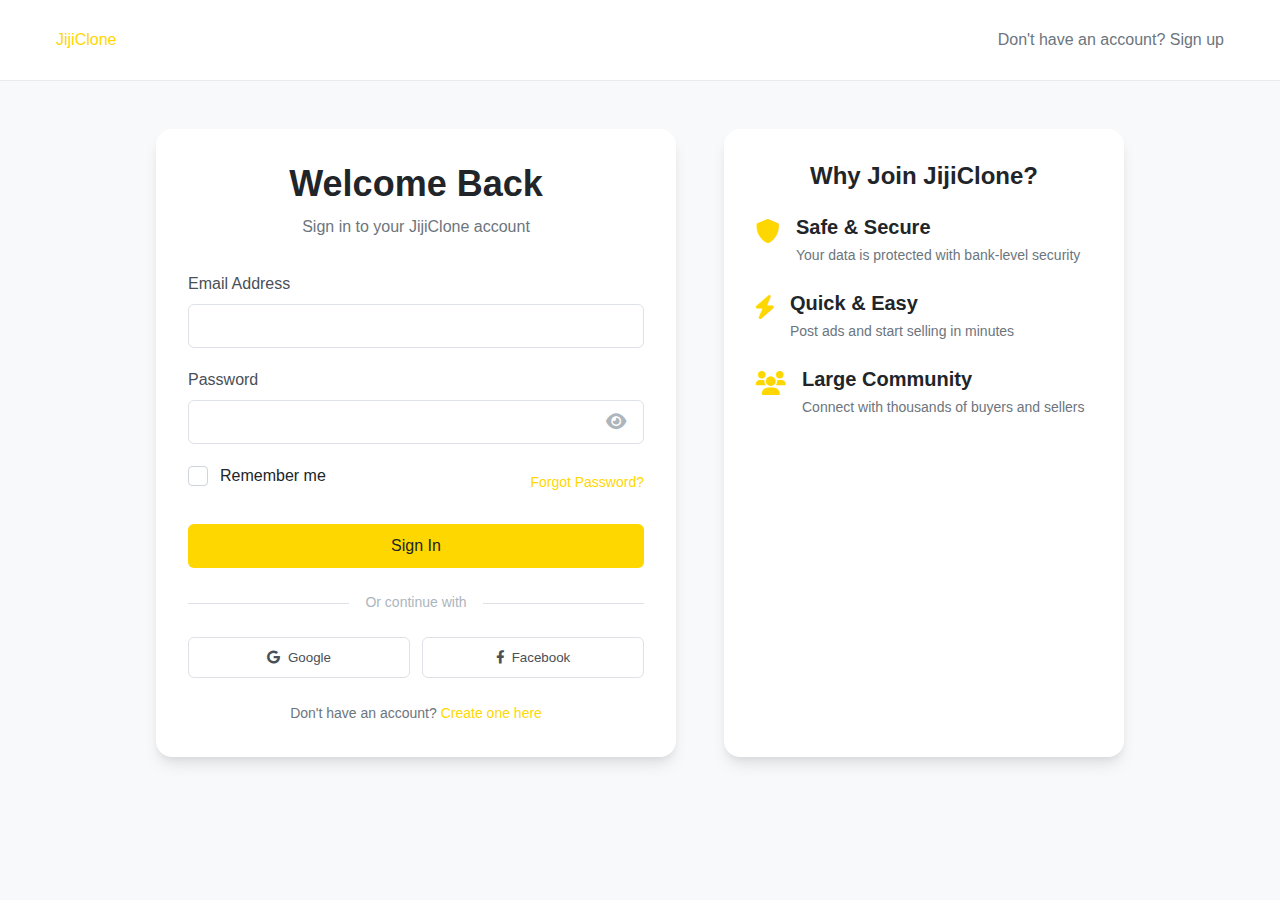
<file: login.html>
<!DOCTYPE html>
<html lang="en">
<head>
    <meta charset="UTF-8">
    <meta name="viewport" content="width=device-width, initial-scale=1.0">
    <title>Login - JijiClone</title>
    <link rel="stylesheet" href="css/style.css">
    <link rel="stylesheet" href="https://cdnjs.cloudflare.com/ajax/libs/font-awesome/6.0.0/css/all.min.css">
</head>
<body class="auth-page">
    <!-- Simple Navigation -->
    <nav class="auth-navbar">
        <div class="nav-container">
            <a href="index.html" class="logo">JijiClone</a>
            <a href="register.html" class="auth-nav-link">Don't have an account? Sign up</a>
        </div>
    </nav>

    <!-- Login Form -->
    <div class="auth-container">
        <div class="auth-card">
            <div class="auth-header">
                <h1>Welcome Back</h1>
                <p>Sign in to your JijiClone account</p>
            </div>

            <form id="login-form" class="auth-form">
                <div class="form-group">
                    <label for="email">Email Address</label>
                    <input type="email" id="email" name="email" required>
                    <div class="form-error" id="email-error"></div>
                </div>

                <div class="form-group">
                    <label for="password">Password</label>
                    <div class="password-input">
                        <input type="password" id="password" name="password" required>
                        <button type="button" class="password-toggle" onclick="togglePassword('password')">
                            <i class="fas fa-eye"></i>
                        </button>
                    </div>
                    <div class="form-error" id="password-error"></div>
                </div>

                <div class="form-options">
                    <label class="checkbox-label">
                        <input type="checkbox" id="remember-me">
                        <span class="checkmark"></span>
                        Remember me
                    </label>
                    <a href="#" class="forgot-password" onclick="showForgotPassword()">Forgot Password?</a>
                </div>

                <button type="submit" class="btn-primary auth-btn" id="login-btn">
                    <span class="btn-text">Sign In</span>
                    <i class="fas fa-spinner fa-spin btn-spinner" style="display: none;"></i>
                </button>

                <div class="form-error" id="form-error"></div>
                <div class="form-success" id="form-success"></div>
            </form>

            <div class="auth-divider">
                <span>Or continue with</span>
            </div>

            <div class="social-login">
                <button class="social-btn google-btn" onclick="socialLogin('google')">
                    <i class="fab fa-google"></i>
                    Google
                </button>
                <button class="social-btn facebook-btn" onclick="socialLogin('facebook')">
                    <i class="fab fa-facebook-f"></i>
                    Facebook
                </button>
            </div>

            <div class="auth-footer">
                <p>Don't have an account? <a href="register.html">Create one here</a></p>
            </div>
        </div>

        <div class="auth-benefits">
            <h3>Why Join JijiClone?</h3>
            <div class="benefits-list">
                <div class="benefit-item">
                    <i class="fas fa-shield-alt"></i>
                    <div>
                        <h4>Safe & Secure</h4>
                        <p>Your data is protected with bank-level security</p>
                    </div>
                </div>
                <div class="benefit-item">
                    <i class="fas fa-bolt"></i>
                    <div>
                        <h4>Quick & Easy</h4>
                        <p>Post ads and start selling in minutes</p>
                    </div>
                </div>
                <div class="benefit-item">
                    <i class="fas fa-users"></i>
                    <div>
                        <h4>Large Community</h4>
                        <p>Connect with thousands of buyers and sellers</p>
                    </div>
                </div>
            </div>
        </div>
    </div>

    <!-- Forgot Password Modal -->
    <div id="forgot-password-modal" class="modal">
        <div class="modal-content">
            <div class="modal-header">
                <h3>Reset Password</h3>
                <span class="close-modal">&times;</span>
            </div>
            <div class="modal-body">
                <p>Enter your email address and we'll send you a link to reset your password.</p>
                <form id="forgot-password-form">
                    <div class="form-group">
                        <label for="forgot-email">Email Address</label>
                        <input type="email" id="forgot-email" required>
                        <div class="form-error" id="forgot-email-error"></div>
                    </div>
                    <div class="modal-actions">
                        <button type="button" class="btn-secondary" onclick="closeModal('forgot-password-modal')">Cancel</button>
                        <button type="submit" class="btn-primary">Send Reset Link</button>
                    </div>
                    <div class="form-error" id="forgot-form-error"></div>
                    <div class="form-success" id="forgot-form-success"></div>
                </form>
            </div>
        </div>
    </div>

    <script src="js/data.js"></script>
    <script src="js/api.js"></script>
    <script src="js/app.js"></script>
    <script>
        // Initialize login page
        document.addEventListener('DOMContentLoaded', function() {
            // Check if user is already logged in
            if (isLoggedIn()) {
                window.location.href = 'index.html';
                return;
            }
            
            // Pre-fill email if coming from registration
            const email = getUrlParam('email');
            if (email) {
                document.getElementById('email').value = email;
            }
        });
    </script>
</body>
</html>
</file>
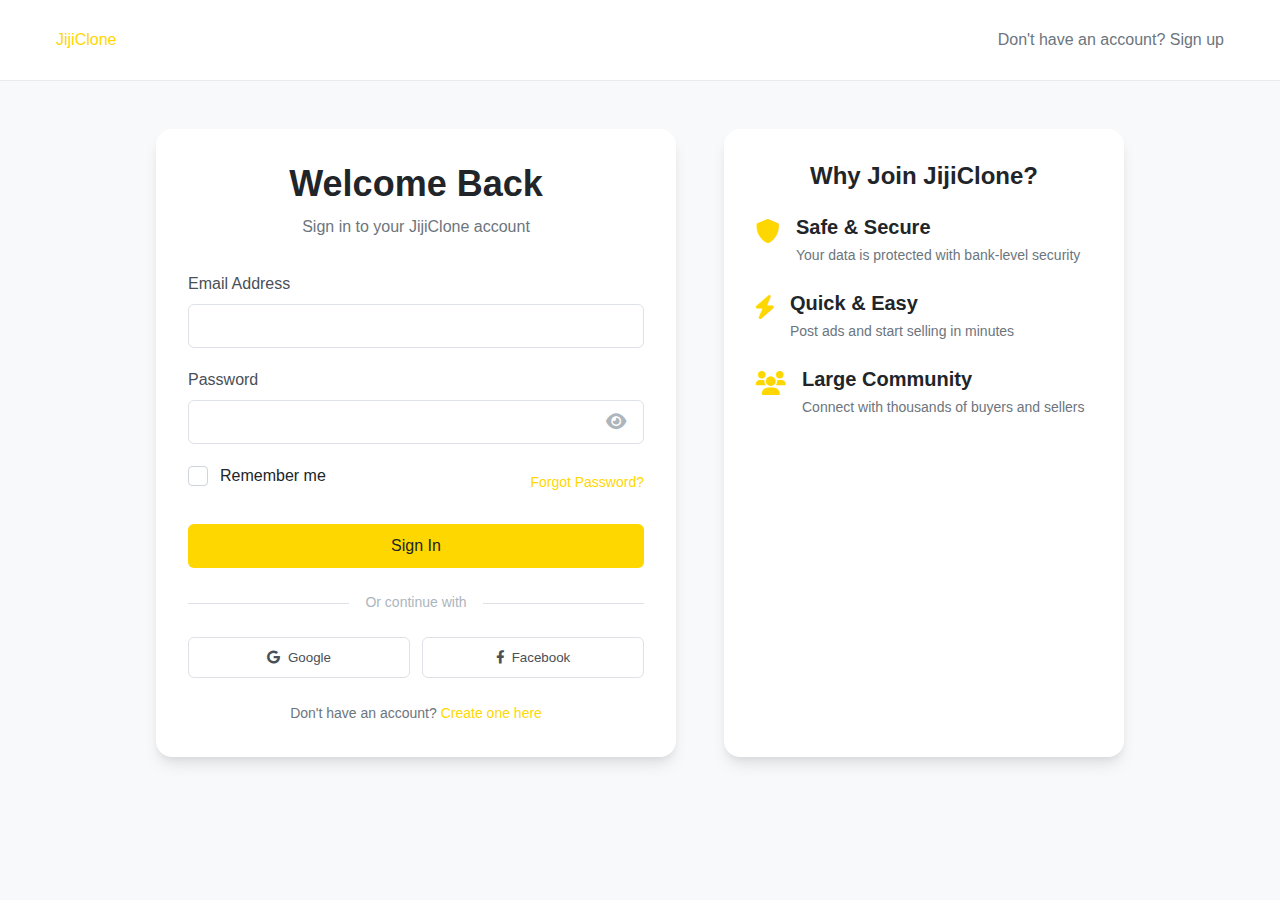
<file: messages.html>
<!DOCTYPE html>
<html lang="en">
<head>
    <meta charset="UTF-8">
    <meta name="viewport" content="width=device-width, initial-scale=1.0">
    <title>Messages - JijiClone</title>
    <link rel="stylesheet" href="css/style.css">
    <link rel="stylesheet" href="https://cdnjs.cloudflare.com/ajax/libs/font-awesome/6.0.0/css/all.min.css">
</head>
<body>
    <!-- Navigation -->
    <nav class="navbar">
        <div class="nav-container">
            <div class="nav-brand">
                <a href="index.html" class="logo">JijiClone</a>
            </div>
            <div class="nav-search">
                <div class="search-box">
                    <input type="text" placeholder="Search for anything..." id="main-search">
                    <select id="location-select">
                        <option value="all">All Nigeria</option>
                        <option value="lagos">Lagos</option>
                        <option value="abuja">Abuja</option>
                        <option value="kano">Kano</option>
                        <option value="ibadan">Ibadan</option>
                        <option value="benin">Benin City</option>
                    </select>
                    <button class="search-btn">
                        <i class="fas fa-search"></i>
                    </button>
                </div>
            </div>
            <div class="nav-links">
                <a href="post.html" class="nav-link post-btn">Post Ad</a>
                <a href="messages.html" class="nav-link active">Messages</a>
                <a href="wishlist.html" class="nav-link">
                    <i class="fas fa-heart"></i>
                    <span class="wishlist-count">0</span>
                </a>
                <div class="nav-dropdown">
                    <button class="nav-dropdown-btn">
                        <i class="fas fa-user"></i>
                        Account
                        <i class="fas fa-chevron-down"></i>
                    </button>
                    <div class="nav-dropdown-menu">
                        <a href="profile.html">My Profile</a>
                        <a href="login.html">Login</a>
                        <a href="register.html">Register</a>
                        <a href="#" onclick="logout()">Logout</a>
                    </div>
                </div>
            </div>
            <div class="nav-mobile-toggle">
                <i class="fas fa-bars"></i>
            </div>
        </div>
    </nav>

    <!-- Messages Page -->
    <div class="messages-page">
        <div class="container">
            <div class="messages-layout">
                <!-- Conversations Sidebar -->
                <div class="conversations-sidebar">
                    <div class="conversations-header">
                        <h2>Messages</h2>
                        <div class="conversations-search">
                            <input type="text" placeholder="Search conversations..." id="conversation-search">
                            <i class="fas fa-search"></i>
                        </div>
                    </div>

                    <div class="conversations-filter">
                        <button class="filter-btn active" data-filter="all">All</button>
                        <button class="filter-btn" data-filter="unread">Unread</button>
                        <button class="filter-btn" data-filter="archived">Archived</button>
                    </div>

                    <div id="conversations-list" class="conversations-list">
                        <!-- Conversations loaded dynamically -->
                    </div>
                </div>

                <!-- Chat Area -->
                <div class="chat-area">
                    <!-- Chat Header -->
                    <div class="chat-header" id="chat-header" style="display: none;">
                        <!-- Chat header loaded dynamically -->
                    </div>

                    <!-- Empty State -->
                    <div id="empty-chat" class="empty-chat">
                        <div class="empty-chat-content">
                            <i class="fas fa-comments"></i>
                            <h3>Select a conversation</h3>
                            <p>Choose a conversation from the sidebar to start chatting</p>
                        </div>
                    </div>

                    <!-- Messages Container -->
                    <div id="messages-container" class="messages-container" style="display: none;">
                        <!-- Messages loaded dynamically -->
                    </div>

                    <!-- Message Input -->
                    <div class="message-input-area" id="message-input-area" style="display: none;">
                        <form id="message-form" class="message-form">
                            <div class="message-input-container">
                                <button type="button" class="attachment-btn" onclick="attachFile()">
                                    <i class="fas fa-paperclip"></i>
                                </button>
                                <input type="file" id="file-input" style="display: none;" accept="image/*">
                                <input type="text" id="message-input" placeholder="Type a message..." maxlength="1000" required>
                                <button type="submit" class="send-btn">
                                    <i class="fas fa-paper-plane"></i>
                                </button>
                            </div>
                        </form>
                        <div class="typing-indicator" id="typing-indicator" style="display: none;">
                            <span>Someone is typing...</span>
                        </div>
                    </div>
                </div>
            </div>
        </div>
    </div>

    <!-- Block User Modal -->
    <div id="block-user-modal" class="modal">
        <div class="modal-content">
            <div class="modal-header">
                <h3>Block User</h3>
                <span class="close-modal">&times;</span>
            </div>
            <div class="modal-body">
                <p>Are you sure you want to block this user? They will no longer be able to send you messages.</p>
                <div class="modal-actions">
                    <button type="button" class="btn-secondary" onclick="closeModal('block-user-modal')">Cancel</button>
                    <button type="button" class="btn-danger" id="confirm-block">Block User</button>
                </div>
            </div>
        </div>
    </div>

    <!-- Report User Modal -->
    <div id="report-user-modal" class="modal">
        <div class="modal-content">
            <div class="modal-header">
                <h3>Report User</h3>
                <span class="close-modal">&times;</span>
            </div>
            <div class="modal-body">
                <form id="report-form">
                    <div class="form-group">
                        <label>Reason for reporting</label>
                        <select id="report-reason" required>
                            <option value="">Select a reason</option>
                            <option value="spam">Spam or unwanted messages</option>
                            <option value="harassment">Harassment or abuse</option>
                            <option value="fraud">Fraud or scam</option>
                            <option value="inappropriate">Inappropriate content</option>
                            <option value="other">Other</option>
                        </select>
                    </div>
                    <div class="form-group">
                        <label>Additional details (optional)</label>
                        <textarea id="report-details" rows="3" placeholder="Provide more details about the issue..."></textarea>
                    </div>
                    <div class="modal-actions">
                        <button type="button" class="btn-secondary" onclick="closeModal('report-user-modal')">Cancel</button>
                        <button type="submit" class="btn-danger">Submit Report</button>
                    </div>
                </form>
            </div>
        </div>
    </div>

    <!-- Image Preview Modal -->
    <div id="image-preview-modal" class="modal">
        <div class="modal-content image-preview-content">
            <span class="close-modal">&times;</span>
            <img id="preview-image" src="" alt="Message attachment">
        </div>
    </div>

    <!-- Mobile Conversations Toggle -->
    <button class="mobile-conversations-toggle" id="mobile-conversations-toggle">
        <i class="fas fa-list"></i>
        Conversations
    </button>

    <!-- Loading Spinner -->
    <div id="loading-spinner" class="loading-spinner">
        <div class="spinner"></div>
    </div>

    <script src="js/data.js"></script>
    <script src="js/api.js"></script>
    <script src="js/app.js"></script>
    <script>
        // Initialize messages page
        document.addEventListener('DOMContentLoaded', function() {
            // Check if user is logged in
            if (!isLoggedIn()) {
                window.location.href = 'login.html';
                return;
            }
            
            loadConversations();
            updateWishlistCount();
            
            // Check for conversation ID in URL
            const conversationId = getUrlParam('id');
            if (conversationId) {
                selectConversation(conversationId);
            }
        });
    </script>
</body>
</html>
</file>
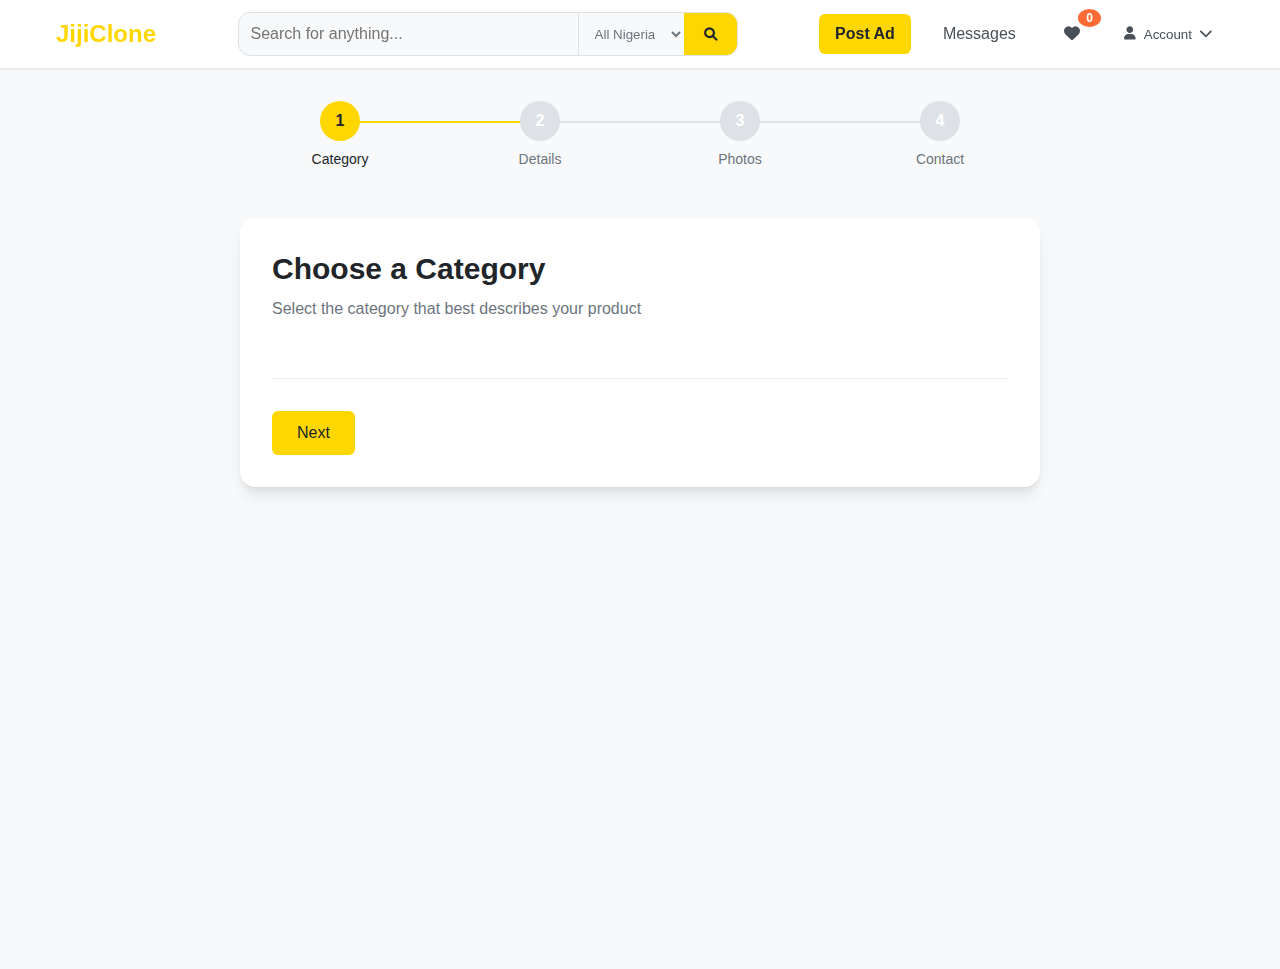
<file: post.html>
<!DOCTYPE html>
<html lang="en">
<head>
    <meta charset="UTF-8">
    <meta name="viewport" content="width=device-width, initial-scale=1.0">
    <title>Post an Ad - JijiClone</title>
    <link rel="stylesheet" href="css/style.css">
    <link rel="stylesheet" href="https://cdnjs.cloudflare.com/ajax/libs/font-awesome/6.0.0/css/all.min.css">
</head>
<body>
    <!-- Navigation -->
    <nav class="navbar">
        <div class="nav-container">
            <div class="nav-brand">
                <a href="index.html" class="logo">JijiClone</a>
            </div>
            <div class="nav-search">
                <div class="search-box">
                    <input type="text" placeholder="Search for anything..." id="main-search">
                    <select id="location-select">
                        <option value="all">All Nigeria</option>
                        <option value="lagos">Lagos</option>
                        <option value="abuja">Abuja</option>
                        <option value="kano">Kano</option>
                        <option value="ibadan">Ibadan</option>
                        <option value="benin">Benin City</option>
                    </select>
                    <button class="search-btn">
                        <i class="fas fa-search"></i>
                    </button>
                </div>
            </div>
            <div class="nav-links">
                <a href="post.html" class="nav-link post-btn">Post Ad</a>
                <a href="messages.html" class="nav-link">Messages</a>
                <a href="wishlist.html" class="nav-link">
                    <i class="fas fa-heart"></i>
                    <span class="wishlist-count">0</span>
                </a>
                <div class="nav-dropdown">
                    <button class="nav-dropdown-btn">
                        <i class="fas fa-user"></i>
                        Account
                        <i class="fas fa-chevron-down"></i>
                    </button>
                    <div class="nav-dropdown-menu">
                        <a href="profile.html">My Profile</a>
                        <a href="login.html">Login</a>
                        <a href="register.html">Register</a>
                        <a href="#" onclick="logout()">Logout</a>
                    </div>
                </div>
            </div>
            <div class="nav-mobile-toggle">
                <i class="fas fa-bars"></i>
            </div>
        </div>
    </nav>

    <!-- Post Ad Page -->
    <div class="post-page">
        <div class="container">
            <!-- Progress Steps -->
            <div class="post-steps">
                <div class="step active" data-step="1">
                    <div class="step-circle">1</div>
                    <span>Category</span>
                </div>
                <div class="step" data-step="2">
                    <div class="step-circle">2</div>
                    <span>Details</span>
                </div>
                <div class="step" data-step="3">
                    <div class="step-circle">3</div>
                    <span>Photos</span>
                </div>
                <div class="step" data-step="4">
                    <div class="step-circle">4</div>
                    <span>Contact</span>
                </div>
            </div>

            <!-- Post Form -->
            <form id="post-form" class="post-form">
                <!-- Step 1: Category Selection -->
                <div class="form-step active" data-step="1">
                    <div class="form-section">
                        <h2>Choose a Category</h2>
                        <p>Select the category that best describes your product</p>
                        
                        <div class="category-selection" id="category-selection">
                            <!-- Categories loaded dynamically -->
                        </div>
                    </div>
                </div>

                <!-- Step 2: Product Details -->
                <div class="form-step" data-step="2">
                    <div class="form-section">
                        <h2>Product Details</h2>
                        <p>Provide detailed information about your product</p>

                        <div class="form-group">
                            <label for="product-title">Product Title <span class="required">*</span></label>
                            <input type="text" id="product-title" name="title" required maxlength="100">
                            <small>Be specific and descriptive (max 100 characters)</small>
                        </div>

                        <div class="form-row">
                            <div class="form-group">
                                <label for="product-price">Price (₦) <span class="required">*</span></label>
                                <input type="number" id="product-price" name="price" required min="0">
                            </div>
                            <div class="form-group">
                                <label for="product-condition">Condition <span class="required">*</span></label>
                                <select id="product-condition" name="condition" required>
                                    <option value="">Select condition</option>
                                    <option value="new">Brand New</option>
                                    <option value="used">Fairly Used</option>
                                    <option value="refurbished">Refurbished</option>
                                </select>
                            </div>
                        </div>

                        <div class="form-group">
                            <label for="product-description">Description <span class="required">*</span></label>
                            <textarea id="product-description" name="description" rows="6" required maxlength="1000" placeholder="Describe your product in detail. Include features, specifications, and any relevant information."></textarea>
                            <small>Provide detailed information (max 1000 characters)</small>
                        </div>

                        <div class="form-group">
                            <label for="product-features">Key Features</label>
                            <div class="features-input">
                                <input type="text" id="feature-input" placeholder="Add a feature">
                                <button type="button" id="add-feature" class="btn-secondary">Add</button>
                            </div>
                            <div id="features-list" class="features-list">
                                <!-- Features added dynamically -->
                            </div>
                        </div>
                    </div>
                </div>

                <!-- Step 3: Photos -->
                <div class="form-step" data-step="3">
                    <div class="form-section">
                        <h2>Add Photos</h2>
                        <p>Add up to 8 high-quality photos to showcase your product</p>

                        <div class="image-upload-area">
                            <div class="upload-zone" id="upload-zone">
                                <div class="upload-placeholder">
                                    <i class="fas fa-cloud-upload-alt"></i>
                                    <p>Click to upload photos or drag and drop</p>
                                    <small>Maximum 8 photos, each up to 5MB</small>
                                </div>
                                <input type="file" id="image-input" multiple accept="image/*" style="display: none;">
                            </div>
                            
                            <div class="uploaded-images" id="uploaded-images">
                                <!-- Uploaded images appear here -->
                            </div>
                        </div>

                        <div class="photo-tips">
                            <h4>Photo Tips:</h4>
                            <ul>
                                <li>Use good lighting and clear backgrounds</li>
                                <li>Show the product from multiple angles</li>
                                <li>Include close-ups of important details</li>
                                <li>Avoid blurry or dark photos</li>
                            </ul>
                        </div>
                    </div>
                </div>

                <!-- Step 4: Contact Information -->
                <div class="form-step" data-step="4">
                    <div class="form-section">
                        <h2>Contact Information</h2>
                        <p>How can buyers reach you?</p>

                        <div class="form-row">
                            <div class="form-group">
                                <label for="seller-name">Your Name <span class="required">*</span></label>
                                <input type="text" id="seller-name" name="sellerName" required>
                            </div>
                            <div class="form-group">
                                <label for="seller-phone">Phone Number <span class="required">*</span></label>
                                <input type="tel" id="seller-phone" name="sellerPhone" required>
                            </div>
                        </div>

                        <div class="form-group">
                            <label for="seller-email">Email Address</label>
                            <input type="email" id="seller-email" name="sellerEmail">
                        </div>

                        <div class="form-row">
                            <div class="form-group">
                                <label for="seller-state">State <span class="required">*</span></label>
                                <select id="seller-state" name="state" required>
                                    <option value="">Select state</option>
                                    <option value="lagos">Lagos</option>
                                    <option value="abuja">Abuja</option>
                                    <option value="kano">Kano</option>
                                    <option value="ibadan">Ibadan</option>
                                    <option value="benin">Benin City</option>
                                    <option value="kaduna">Kaduna</option>
                                    <option value="enugu">Enugu</option>
                                    <option value="rivers">Port Harcourt</option>
                                </select>
                            </div>
                            <div class="form-group">
                                <label for="seller-lga">Local Government Area</label>
                                <input type="text" id="seller-lga" name="lga" placeholder="e.g., Ikeja, Wuse, etc.">
                            </div>
                        </div>

                        <div class="form-group">
                            <label class="checkbox-label">
                                <input type="checkbox" name="acceptTerms" required>
                                <span class="checkmark"></span>
                                I agree to the <a href="#" target="_blank">Terms and Conditions</a>
                            </label>
                        </div>
                    </div>

                    <!-- Preview Section -->
                    <div class="form-section">
                        <h3>Preview Your Ad</h3>
                        <div id="ad-preview" class="ad-preview">
                            <!-- Preview loaded dynamically -->
                        </div>
                    </div>
                </div>

                <!-- Form Navigation -->
                <div class="form-navigation">
                    <button type="button" id="prev-step" class="btn-secondary" style="display: none;">Previous</button>
                    <button type="button" id="next-step" class="btn-primary">Next</button>
                    <button type="submit" id="submit-ad" class="btn-primary" style="display: none;">
                        <i class="fas fa-check"></i>
                        Post Ad
                    </button>
                </div>
            </form>
        </div>
    </div>

    <!-- Success Modal -->
    <div id="success-modal" class="modal">
        <div class="modal-content">
            <div class="modal-header">
                <h3>Ad Posted Successfully!</h3>
                <span class="close-modal">&times;</span>
            </div>
            <div class="modal-body">
                <div class="success-message">
                    <i class="fas fa-check-circle"></i>
                    <p>Your ad has been posted successfully and is now live on JijiClone!</p>
                </div>
                <div class="modal-actions">
                    <button type="button" class="btn-secondary" onclick="window.location.href='index.html'">Go to Home</button>
                    <button type="button" class="btn-primary" onclick="window.location.href='profile.html'">View My Ads</button>
                </div>
            </div>
        </div>
    </div>

    <!-- Loading Spinner -->
    <div id="loading-spinner" class="loading-spinner">
        <div class="spinner"></div>
    </div>

    <script src="js/data.js"></script>
    <script src="js/api.js"></script>
    <script src="js/app.js"></script>
    <script>
        // Initialize post page
        document.addEventListener('DOMContentLoaded', function() {
            initializePostForm();
            updateWishlistCount();
        });
    </script>
</body>
</html>
</file>
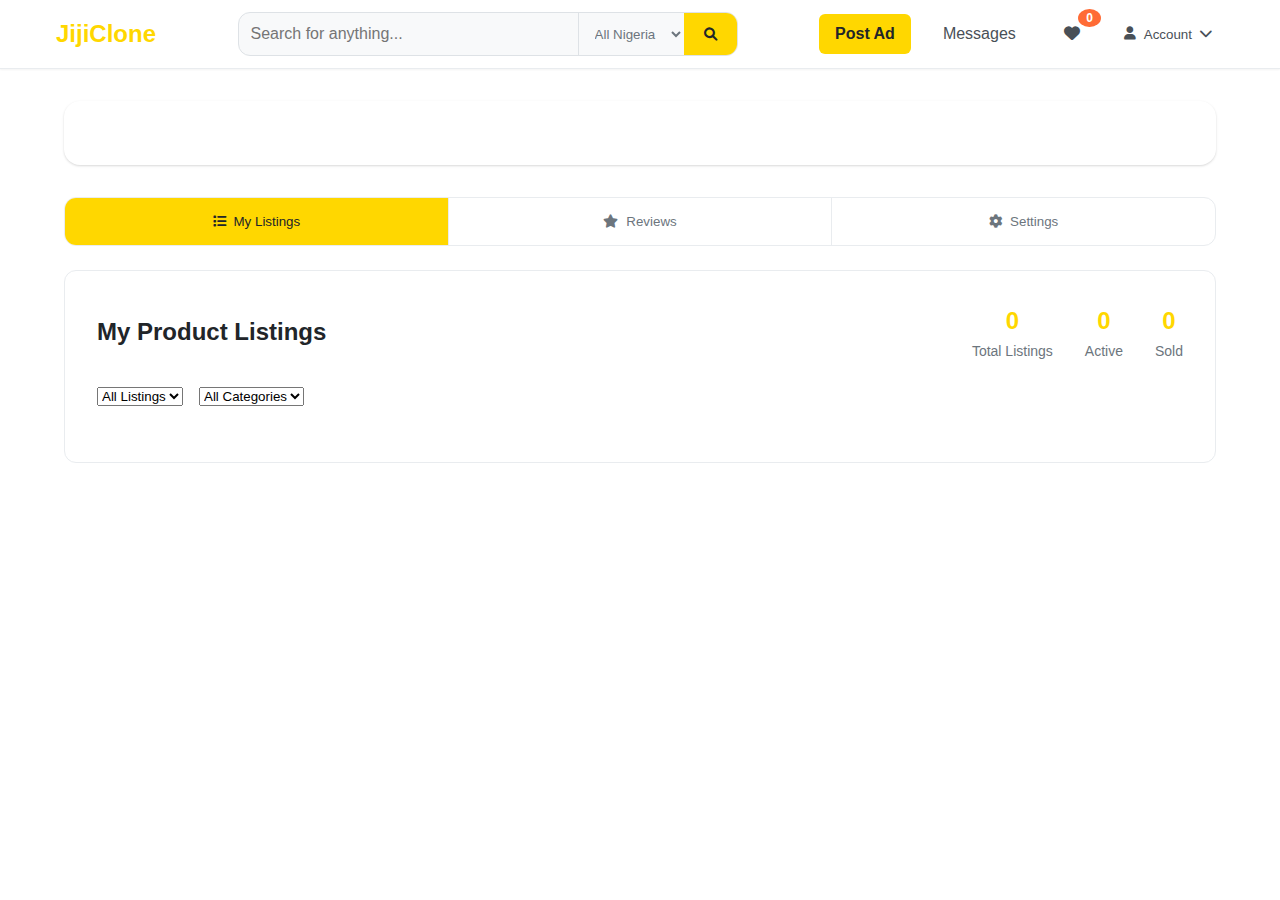
<file: profile.html>
<!DOCTYPE html>
<html lang="en">
<head>
    <meta charset="UTF-8">
    <meta name="viewport" content="width=device-width, initial-scale=1.0">
    <title>Seller Profile - JijiClone</title>
    <link rel="stylesheet" href="css/style.css">
    <link rel="stylesheet" href="https://cdnjs.cloudflare.com/ajax/libs/font-awesome/6.0.0/css/all.min.css">
</head>
<body>
    <!-- Navigation -->
    <nav class="navbar">
        <div class="nav-container">
            <div class="nav-brand">
                <a href="index.html" class="logo">JijiClone</a>
            </div>
            <div class="nav-search">
                <div class="search-box">
                    <input type="text" placeholder="Search for anything..." id="main-search">
                    <select id="location-select">
                        <option value="all">All Nigeria</option>
                        <option value="lagos">Lagos</option>
                        <option value="abuja">Abuja</option>
                        <option value="kano">Kano</option>
                        <option value="ibadan">Ibadan</option>
                        <option value="benin">Benin City</option>
                    </select>
                    <button class="search-btn">
                        <i class="fas fa-search"></i>
                    </button>
                </div>
            </div>
            <div class="nav-links">
                <a href="post.html" class="nav-link post-btn">Post Ad</a>
                <a href="messages.html" class="nav-link">Messages</a>
                <a href="wishlist.html" class="nav-link">
                    <i class="fas fa-heart"></i>
                    <span class="wishlist-count">0</span>
                </a>
                <div class="nav-dropdown">
                    <button class="nav-dropdown-btn">
                        <i class="fas fa-user"></i>
                        Account
                        <i class="fas fa-chevron-down"></i>
                    </button>
                    <div class="nav-dropdown-menu">
                        <a href="profile.html" class="active">My Profile</a>
                        <a href="login.html">Login</a>
                        <a href="register.html">Register</a>
                        <a href="#" onclick="logout()">Logout</a>
                    </div>
                </div>
            </div>
            <div class="nav-mobile-toggle">
                <i class="fas fa-bars"></i>
            </div>
        </div>
    </nav>

    <!-- Profile Page -->
    <div class="profile-page">
        <div class="container">
            <!-- Profile Header -->
            <div class="profile-header" id="profile-header">
                <!-- Profile content loaded dynamically -->
            </div>

            <!-- Profile Tabs -->
            <div class="profile-tabs">
                <button class="tab-btn active" data-tab="listings">
                    <i class="fas fa-list"></i>
                    My Listings
                </button>
                <button class="tab-btn" data-tab="reviews">
                    <i class="fas fa-star"></i>
                    Reviews
                </button>
                <button class="tab-btn" data-tab="settings">
                    <i class="fas fa-cog"></i>
                    Settings
                </button>
            </div>

            <!-- Tab Content -->
            <div class="tab-content">
                <!-- Listings Tab -->
                <div class="tab-panel active" data-panel="listings">
                    <div class="listings-header">
                        <h3>My Product Listings</h3>
                        <div class="listings-stats">
                            <span class="stat">
                                <strong id="total-listings">0</strong>
                                <small>Total Listings</small>
                            </span>
                            <span class="stat">
                                <strong id="active-listings">0</strong>
                                <small>Active</small>
                            </span>
                            <span class="stat">
                                <strong id="sold-listings">0</strong>
                                <small>Sold</small>
                            </span>
                        </div>
                    </div>
                    
                    <div class="listings-filters">
                        <select id="status-filter">
                            <option value="all">All Listings</option>
                            <option value="active">Active</option>
                            <option value="sold">Sold</option>
                            <option value="expired">Expired</option>
                        </select>
                        <select id="category-filter-profile">
                            <option value="all">All Categories</option>
                        </select>
                    </div>

                    <div id="user-listings" class="user-listings">
                        <!-- User listings loaded dynamically -->
                    </div>
                </div>

                <!-- Reviews Tab -->
                <div class="tab-panel" data-panel="reviews">
                    <div class="reviews-summary">
                        <div class="rating-overview">
                            <div class="average-rating">
                                <span class="rating-number" id="average-rating">0.0</span>
                                <div class="stars" id="rating-stars">
                                    <!-- Stars loaded dynamically -->
                                </div>
                                <span class="total-reviews" id="total-reviews">0 reviews</span>
                            </div>
                            <div class="rating-breakdown" id="rating-breakdown">
                                <!-- Rating breakdown loaded dynamically -->
                            </div>
                        </div>
                    </div>

                    <div id="reviews-list" class="reviews-list">
                        <!-- Reviews loaded dynamically -->
                    </div>
                </div>

                <!-- Settings Tab -->
                <div class="tab-panel" data-panel="settings">
                    <div class="settings-section">
                        <h3>Account Settings</h3>
                        <form id="profile-settings-form">
                            <div class="form-row">
                                <div class="form-group">
                                    <label>Full Name</label>
                                    <input type="text" id="settings-name" required>
                                </div>
                                <div class="form-group">
                                    <label>Email</label>
                                    <input type="email" id="settings-email" required>
                                </div>
                            </div>
                            
                            <div class="form-row">
                                <div class="form-group">
                                    <label>Phone Number</label>
                                    <input type="tel" id="settings-phone" required>
                                </div>
                                <div class="form-group">
                                    <label>Location</label>
                                    <select id="settings-location">
                                        <option value="lagos">Lagos</option>
                                        <option value="abuja">Abuja</option>
                                        <option value="kano">Kano</option>
                                        <option value="ibadan">Ibadan</option>
                                        <option value="benin">Benin City</option>
                                        <option value="kaduna">Kaduna</option>
                                    </select>
                                </div>
                            </div>

                            <div class="form-group">
                                <label>Bio</label>
                                <textarea id="settings-bio" rows="4" placeholder="Tell buyers about yourself..."></textarea>
                            </div>

                            <button type="submit" class="btn-primary">Update Profile</button>
                        </form>
                    </div>

                    <div class="settings-section">
                        <h3>Privacy Settings</h3>
                        <div class="settings-options">
                            <label class="setting-option">
                                <input type="checkbox" id="show-phone">
                                <span class="setting-label">Show phone number on listings</span>
                            </label>
                            <label class="setting-option">
                                <input type="checkbox" id="show-email">
                                <span class="setting-label">Show email address on listings</span>
                            </label>
                            <label class="setting-option">
                                <input type="checkbox" id="email-notifications">
                                <span class="setting-label">Receive email notifications</span>
                            </label>
                        </div>
                    </div>

                    <div class="settings-section">
                        <h3>Change Password</h3>
                        <form id="change-password-form">
                            <div class="form-group">
                                <label>Current Password</label>
                                <input type="password" id="current-password" required>
                            </div>
                            <div class="form-group">
                                <label>New Password</label>
                                <input type="password" id="new-password" required>
                            </div>
                            <div class="form-group">
                                <label>Confirm New Password</label>
                                <input type="password" id="confirm-password" required>
                            </div>
                            <button type="submit" class="btn-primary">Change Password</button>
                        </form>
                    </div>

                    <div class="settings-section danger-zone">
                        <h3>Danger Zone</h3>
                        <p>Once you delete your account, there is no going back.</p>
                        <button class="btn-danger" onclick="confirmDeleteAccount()">Delete Account</button>
                    </div>
                </div>
            </div>
        </div>
    </div>

    <!-- Edit Listing Modal -->
    <div id="edit-listing-modal" class="modal">
        <div class="modal-content">
            <div class="modal-header">
                <h3>Edit Listing</h3>
                <span class="close-modal">&times;</span>
            </div>
            <div class="modal-body">
                <form id="edit-listing-form">
                    <div class="form-group">
                        <label>Title</label>
                        <input type="text" id="edit-title" required>
                    </div>
                    <div class="form-row">
                        <div class="form-group">
                            <label>Price (₦)</label>
                            <input type="number" id="edit-price" required>
                        </div>
                        <div class="form-group">
                            <label>Condition</label>
                            <select id="edit-condition" required>
                                <option value="new">Brand New</option>
                                <option value="used">Fairly Used</option>
                                <option value="refurbished">Refurbished</option>
                            </select>
                        </div>
                    </div>
                    <div class="form-group">
                        <label>Description</label>
                        <textarea id="edit-description" rows="4" required></textarea>
                    </div>
                    <div class="modal-actions">
                        <button type="button" class="btn-secondary" onclick="closeModal('edit-listing-modal')">Cancel</button>
                        <button type="submit" class="btn-primary">Save Changes</button>
                    </div>
                </form>
            </div>
        </div>
    </div>

    <!-- Delete Confirmation Modal -->
    <div id="delete-modal" class="modal">
        <div class="modal-content">
            <div class="modal-header">
                <h3>Delete Listing</h3>
                <span class="close-modal">&times;</span>
            </div>
            <div class="modal-body">
                <p>Are you sure you want to delete this listing? This action cannot be undone.</p>
                <div class="modal-actions">
                    <button type="button" class="btn-secondary" onclick="closeModal('delete-modal')">Cancel</button>
                    <button type="button" class="btn-danger" id="confirm-delete">Delete</button>
                </div>
            </div>
        </div>
    </div>

    <!-- Loading Spinner -->
    <div id="loading-spinner" class="loading-spinner">
        <div class="spinner"></div>
    </div>

    <script src="js/data.js"></script>
    <script src="js/api.js"></script>
    <script src="js/app.js"></script>
    <script>
        // Initialize profile page
        document.addEventListener('DOMContentLoaded', function() {
            const sellerId = getUrlParam('id') || getCurrentUserId();
            loadSellerProfile(sellerId);
            updateWishlistCount();
        });
    </script>
</body>
</html>
</file>
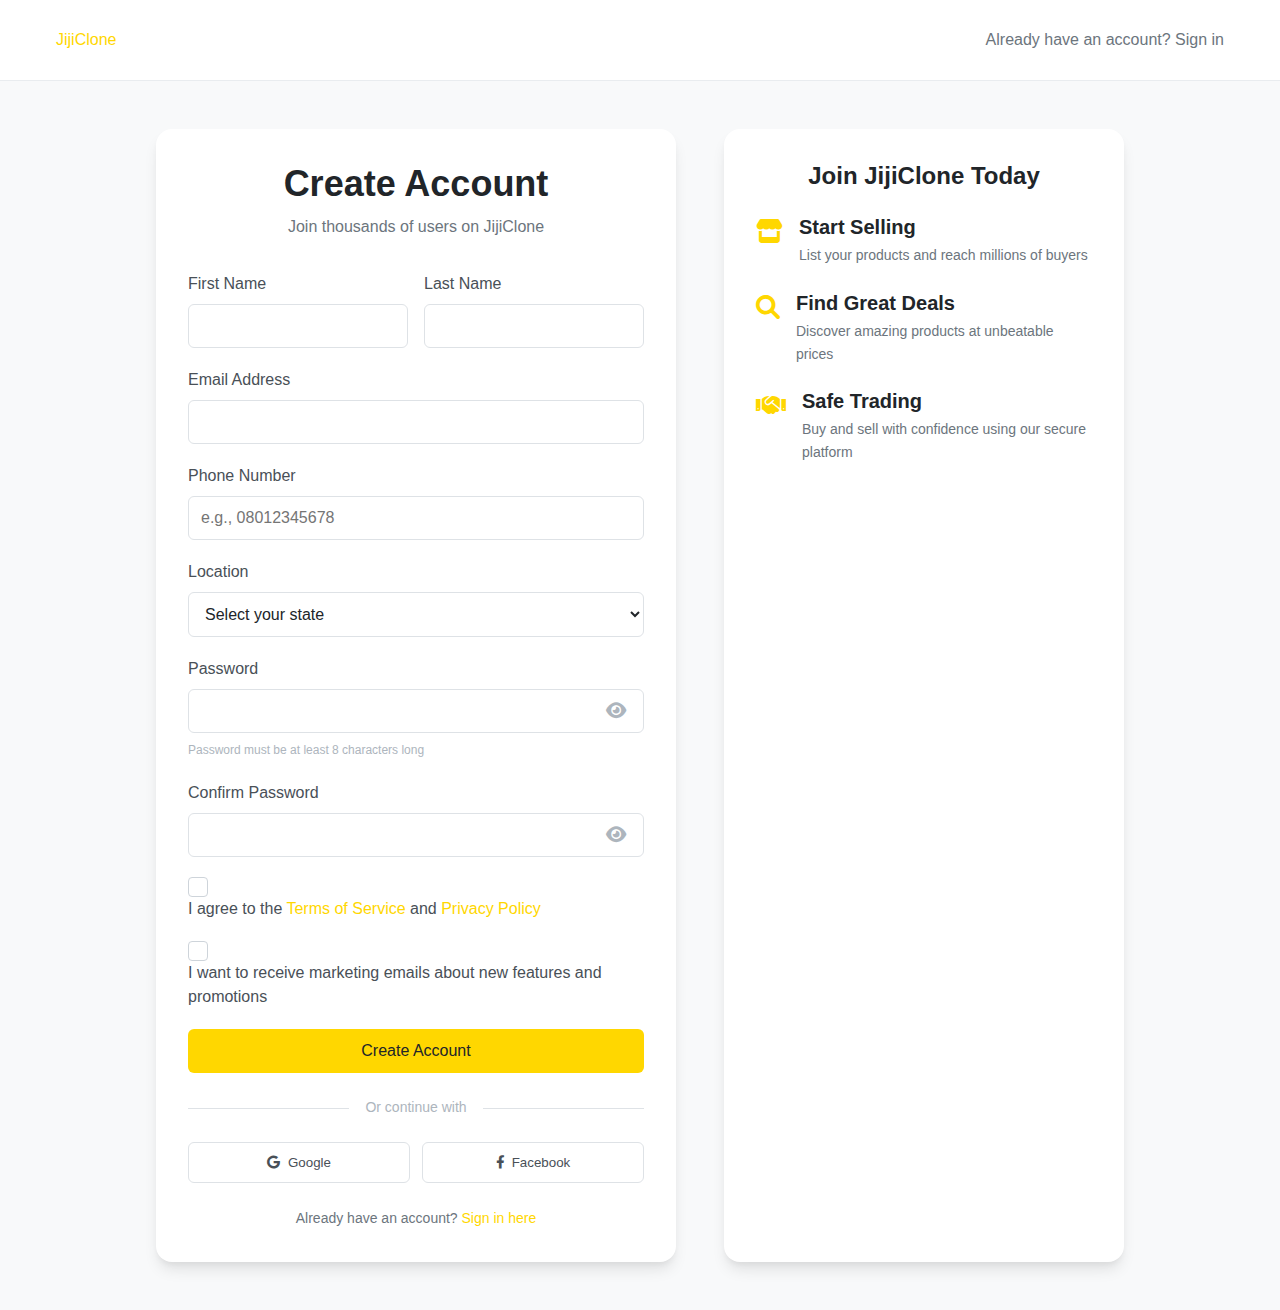
<file: register.html>
<!DOCTYPE html>
<html lang="en">
<head>
    <meta charset="UTF-8">
    <meta name="viewport" content="width=device-width, initial-scale=1.0">
    <title>Create Account - JijiClone</title>
    <link rel="stylesheet" href="css/style.css">
    <link rel="stylesheet" href="https://cdnjs.cloudflare.com/ajax/libs/font-awesome/6.0.0/css/all.min.css">
</head>
<body class="auth-page">
    <!-- Simple Navigation -->
    <nav class="auth-navbar">
        <div class="nav-container">
            <a href="index.html" class="logo">JijiClone</a>
            <a href="login.html" class="auth-nav-link">Already have an account? Sign in</a>
        </div>
    </nav>

    <!-- Register Form -->
    <div class="auth-container">
        <div class="auth-card">
            <div class="auth-header">
                <h1>Create Account</h1>
                <p>Join thousands of users on JijiClone</p>
            </div>

            <form id="register-form" class="auth-form">
                <div class="form-row">
                    <div class="form-group">
                        <label for="first-name">First Name</label>
                        <input type="text" id="first-name" name="firstName" required>
                        <div class="form-error" id="first-name-error"></div>
                    </div>
                    <div class="form-group">
                        <label for="last-name">Last Name</label>
                        <input type="text" id="last-name" name="lastName" required>
                        <div class="form-error" id="last-name-error"></div>
                    </div>
                </div>

                <div class="form-group">
                    <label for="register-email">Email Address</label>
                    <input type="email" id="register-email" name="email" required>
                    <div class="form-error" id="register-email-error"></div>
                </div>

                <div class="form-group">
                    <label for="phone">Phone Number</label>
                    <input type="tel" id="phone" name="phone" required placeholder="e.g., 08012345678">
                    <div class="form-error" id="phone-error"></div>
                </div>

                <div class="form-group">
                    <label for="location">Location</label>
                    <select id="location" name="location" required>
                        <option value="">Select your state</option>
                        <option value="lagos">Lagos</option>
                        <option value="abuja">Abuja</option>
                        <option value="kano">Kano</option>
                        <option value="ibadan">Ibadan</option>
                        <option value="benin">Benin City</option>
                        <option value="kaduna">Kaduna</option>
                        <option value="enugu">Enugu</option>
                        <option value="rivers">Port Harcourt</option>
                    </select>
                    <div class="form-error" id="location-error"></div>
                </div>

                <div class="form-group">
                    <label for="register-password">Password</label>
                    <div class="password-input">
                        <input type="password" id="register-password" name="password" required>
                        <button type="button" class="password-toggle" onclick="togglePassword('register-password')">
                            <i class="fas fa-eye"></i>
                        </button>
                    </div>
                    <div class="password-requirements">
                        <small>Password must be at least 8 characters long</small>
                    </div>
                    <div class="form-error" id="register-password-error"></div>
                </div>

                <div class="form-group">
                    <label for="confirm-password">Confirm Password</label>
                    <div class="password-input">
                        <input type="password" id="confirm-password" name="confirmPassword" required>
                        <button type="button" class="password-toggle" onclick="togglePassword('confirm-password')">
                            <i class="fas fa-eye"></i>
                        </button>
                    </div>
                    <div class="form-error" id="confirm-password-error"></div>
                </div>

                <div class="form-group">
                    <label class="checkbox-label">
                        <input type="checkbox" id="accept-terms" required>
                        <span class="checkmark"></span>
                        I agree to the <a href="#" target="_blank">Terms of Service</a> and <a href="#" target="_blank">Privacy Policy</a>
                    </label>
                    <div class="form-error" id="terms-error"></div>
                </div>

                <div class="form-group">
                    <label class="checkbox-label">
                        <input type="checkbox" id="marketing-emails">
                        <span class="checkmark"></span>
                        I want to receive marketing emails about new features and promotions
                    </label>
                </div>

                <button type="submit" class="btn-primary auth-btn" id="register-btn">
                    <span class="btn-text">Create Account</span>
                    <i class="fas fa-spinner fa-spin btn-spinner" style="display: none;"></i>
                </button>

                <div class="form-error" id="form-error"></div>
                <div class="form-success" id="form-success"></div>
            </form>

            <div class="auth-divider">
                <span>Or continue with</span>
            </div>

            <div class="social-login">
                <button class="social-btn google-btn" onclick="socialLogin('google')">
                    <i class="fab fa-google"></i>
                    Google
                </button>
                <button class="social-btn facebook-btn" onclick="socialLogin('facebook')">
                    <i class="fab fa-facebook-f"></i>
                    Facebook
                </button>
            </div>

            <div class="auth-footer">
                <p>Already have an account? <a href="login.html">Sign in here</a></p>
            </div>
        </div>

        <div class="auth-benefits">
            <h3>Join JijiClone Today</h3>
            <div class="benefits-list">
                <div class="benefit-item">
                    <i class="fas fa-store"></i>
                    <div>
                        <h4>Start Selling</h4>
                        <p>List your products and reach millions of buyers</p>
                    </div>
                </div>
                <div class="benefit-item">
                    <i class="fas fa-search"></i>
                    <div>
                        <h4>Find Great Deals</h4>
                        <p>Discover amazing products at unbeatable prices</p>
                    </div>
                </div>
                <div class="benefit-item">
                    <i class="fas fa-handshake"></i>
                    <div>
                        <h4>Safe Trading</h4>
                        <p>Buy and sell with confidence using our secure platform</p>
                    </div>
                </div>
            </div>
        </div>
    </div>

    <script src="js/data.js"></script>
    <script src="js/api.js"></script>
    <script src="js/app.js"></script>
    <script>
        // Initialize register page
        document.addEventListener('DOMContentLoaded', function() {
            // Check if user is already logged in
            if (isLoggedIn()) {
                window.location.href = 'index.html';
                return;
            }
        });
    </script>
</body>
</html>
</file>
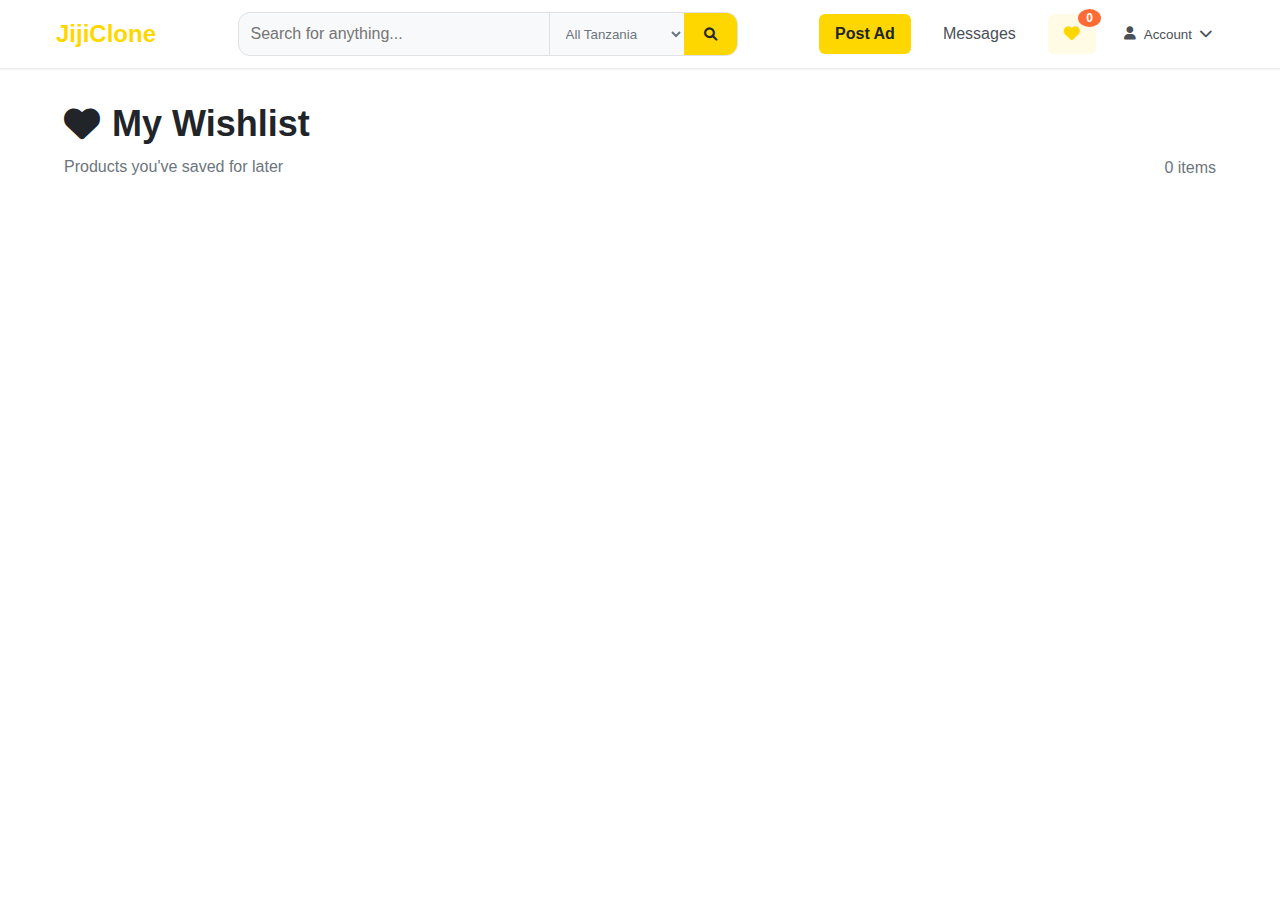
<file: wishlist.html>
<!DOCTYPE html>
<html lang="en">
<head>
    <meta charset="UTF-8">
    <meta name="viewport" content="width=device-width, initial-scale=1.0">
    <title>My Wishlist - JijiClone</title>
    <link rel="stylesheet" href="css/style.css">
    <link rel="stylesheet" href="https://cdnjs.cloudflare.com/ajax/libs/font-awesome/6.0.0/css/all.min.css">
</head>
<body>
    <!-- Navigation -->
    <nav class="navbar">
        <div class="nav-container">
            <div class="nav-brand">
                <a href="index.html" class="logo">JijiClone</a>
            </div>
            <div class="nav-search">
                <div class="search-box">
                    <input type="text" placeholder="Search for anything..." id="main-search">
                    <select id="location-select">
                        <option value="all">All Tanzania</option>
                        <option value="lagos">Dar-es-Salaam</option>
                        <option value="abuja">Dodoma</option>
                        <option value="kano">Arusha</option>
                        <option value="ibadan">Mwanza</option>
                        <option value="benin">Tanga</option>
                    </select>
                    <button class="search-btn">
                        <i class="fas fa-search"></i>
                    </button>
                </div>
            </div>
            <div class="nav-links">
                <a href="post.html" class="nav-link post-btn">Post Ad</a>
                <a href="messages.html" class="nav-link">Messages</a>
                <a href="wishlist.html" class="nav-link active">
                    <i class="fas fa-heart"></i>
                    <span class="wishlist-count">0</span>
                </a>
                <div class="nav-dropdown">
                    <button class="nav-dropdown-btn">
                        <i class="fas fa-user"></i>
                        Account
                        <i class="fas fa-chevron-down"></i>
                    </button>
                    <div class="nav-dropdown-menu">
                        <a href="profile.html">My Profile</a>
                        <a href="login.html">Login</a>
                        <a href="register.html">Register</a>
                        <a href="#" onclick="logout()">Logout</a>
                    </div>
                </div>
            </div>
            <div class="nav-mobile-toggle">
                <i class="fas fa-bars"></i>
            </div>
        </div>
    </nav>

    <!-- Wishlist Page -->
    <div class="wishlist-page">
        <div class="container">
            <div class="page-header">
                <div class="header-content">
                    <h1><i class="fas fa-heart"></i> My Wishlist</h1>
                    <p>Products you've saved for later</p>
                </div>
                <div class="wishlist-actions">
                    <button id="clear-wishlist" class="btn-secondary" style="display: none;">
                        <i class="fas fa-trash"></i>
                        Clear All
                    </button>
                    <span id="wishlist-total" class="wishlist-total">0 items</span>
                </div>
            </div>

            <!-- Wishlist Content -->
            <div id="wishlist-content" class="wishlist-content">
                <!-- Wishlist items loaded dynamically -->
            </div>

            <!-- Empty State -->
            <div id="empty-wishlist" class="empty-state" style="display: none;">
                <div class="empty-icon">
                    <i class="fas fa-heart-broken"></i>
                </div>
                <h3>Your wishlist is empty</h3>
                <p>Start adding products to your wishlist by clicking the heart icon on any product.</p>
                <a href="index.html" class="btn-primary">Browse Products</a>
            </div>

            <!-- Recommended Products -->
            <div id="recommended-section" class="recommended-section" style="display: none;">
                <h2 class="section-title">You Might Also Like</h2>
                <div class="products-grid" id="recommended-products">
                    <!-- Recommended products loaded dynamically -->
                </div>
            </div>
        </div>
    </div>

    <!-- Remove Confirmation Modal -->
    <div id="remove-modal" class="modal">
        <div class="modal-content">
            <div class="modal-header">
                <h3>Remove from Wishlist</h3>
                <span class="close-modal">&times;</span>
            </div>
            <div class="modal-body">
                <p>Are you sure you want to remove this item from your wishlist?</p>
                <div class="modal-actions">
                    <button type="button" class="btn-secondary" onclick="closeModal('remove-modal')">Cancel</button>
                    <button type="button" class="btn-danger" id="confirm-remove">Remove</button>
                </div>
            </div>
        </div>
    </div>

    <!-- Clear All Confirmation Modal -->
    <div id="clear-modal" class="modal">
        <div class="modal-content">
            <div class="modal-header">
                <h3>Clear Wishlist</h3>
                <span class="close-modal">&times;</span>
            </div>
            <div class="modal-body">
                <p>Are you sure you want to remove all items from your wishlist? This action cannot be undone.</p>
                <div class="modal-actions">
                    <button type="button" class="btn-secondary" onclick="closeModal('clear-modal')">Cancel</button>
                    <button type="button" class="btn-danger" id="confirm-clear">Clear All</button>
                </div>
            </div>
        </div>
    </div>

    <!-- Loading Spinner -->
    <div id="loading-spinner" class="loading-spinner">
        <div class="spinner"></div>
    </div>

    <script src="js/data.js"></script>
    <script src="js/api.js"></script>
    <script src="js/app.js"></script>
    <script>
        // Initialize wishlist page
        document.addEventListener('DOMContentLoaded', function() {
            loadWishlist();
            updateWishlistCount();
        });
    </script>
</body>
</html>
</file>
<file: css/style.css>
/* CSS Custom Properties */
:root {
    /* Colors */
    --primary-color: #FFD700;
    --primary-dark: #E6C200;
    --secondary-color: #28A745;
    --secondary-dark: #218838;
    --accent-color: #FF6B35;
    --danger-color: #DC3545;
    --warning-color: #FFC107;
    --info-color: #17A2B8;
    --light-color: #F8F9FA;
    --dark-color: #212529;
    --gray-100: #F8F9FA;
    --gray-200: #E9ECEF;
    --gray-300: #DEE2E6;
    --gray-400: #CED4DA;
    --gray-500: #ADB5BD;
    --gray-600: #6C757D;
    --gray-700: #495057;
    --gray-800: #343A40;
    --gray-900: #212529;
    --white: #FFFFFF;
    --black: #000000;
    
    /* Typography */
    --font-family-sans-serif: -apple-system, BlinkMacSystemFont, "Segoe UI", Roboto, "Helvetica Neue", Arial, sans-serif;
    --font-size-xs: 0.75rem;
    --font-size-sm: 0.875rem;
    --font-size-base: 1rem;
    --font-size-lg: 1.125rem;
    --font-size-xl: 1.25rem;
    --font-size-2xl: 1.5rem;
    --font-size-3xl: 1.875rem;
    --font-size-4xl: 2.25rem;
    --line-height-sm: 1.25;
    --line-height-base: 1.5;
    --line-height-lg: 1.625;
    --font-weight-normal: 400;
    --font-weight-medium: 500;
    --font-weight-semibold: 600;
    --font-weight-bold: 700;
    
    /* Spacing */
    --spacing-1: 0.25rem;
    --spacing-2: 0.5rem;
    --spacing-3: 0.75rem;
    --spacing-4: 1rem;
    --spacing-5: 1.25rem;
    --spacing-6: 1.5rem;
    --spacing-8: 2rem;
    --spacing-10: 2.5rem;
    --spacing-12: 3rem;
    --spacing-16: 4rem;
    --spacing-20: 5rem;
    --spacing-24: 6rem;
    
    /* Borders */
    --border-radius-sm: 0.25rem;
    --border-radius: 0.375rem;
    --border-radius-md: 0.5rem;
    --border-radius-lg: 0.75rem;
    --border-radius-xl: 1rem;
    --border-width: 1px;
    
    /* Shadows */
    --shadow-sm: 0 1px 2px 0 rgba(0, 0, 0, 0.05);
    --shadow: 0 1px 3px 0 rgba(0, 0, 0, 0.1), 0 1px 2px 0 rgba(0, 0, 0, 0.06);
    --shadow-md: 0 4px 6px -1px rgba(0, 0, 0, 0.1), 0 2px 4px -1px rgba(0, 0, 0, 0.06);
    --shadow-lg: 0 10px 15px -3px rgba(0, 0, 0, 0.1), 0 4px 6px -2px rgba(0, 0, 0, 0.05);
    --shadow-xl: 0 20px 25px -5px rgba(0, 0, 0, 0.1), 0 10px 10px -5px rgba(0, 0, 0, 0.04);
    
    /* Transitions */
    --transition-fast: 150ms ease;
    --transition-base: 300ms ease;
    --transition-slow: 500ms ease;
    
    /* Z-index */
    --z-dropdown: 1000;
    --z-sticky: 1020;
    --z-fixed: 1030;
    --z-modal-backdrop: 1040;
    --z-modal: 1050;
    --z-popover: 1060;
    --z-tooltip: 1070;
}

/* Reset and Base Styles */
*, *::before, *::after {
    box-sizing: border-box;
}

html {
    font-family: sans-serif;
    line-height: 1.15;
    -webkit-text-size-adjust: 100%;
    -webkit-tap-highlight-color: rgba(0, 0, 0, 0);
}

body {
    margin: 0;
    font-family: var(--font-family-sans-serif);
    font-size: var(--font-size-base);
    font-weight: var(--font-weight-normal);
    line-height: var(--line-height-base);
    color: var(--gray-900);
    background-color: var(--white);
    -webkit-font-smoothing: antialiased;
    -moz-osx-font-smoothing: grayscale;
}

/* Typography */
h1, h2, h3, h4, h5, h6 {
    margin: 0 0 var(--spacing-4);
    font-weight: var(--font-weight-semibold);
    line-height: var(--line-height-sm);
    color: var(--gray-900);
}

h1 { font-size: var(--font-size-4xl); }
h2 { font-size: var(--font-size-3xl); }
h3 { font-size: var(--font-size-2xl); }
h4 { font-size: var(--font-size-xl); }
h5 { font-size: var(--font-size-lg); }
h6 { font-size: var(--font-size-base); }

p {
    margin: 0 0 var(--spacing-4);
    color: var(--gray-700);
    line-height: var(--line-height-lg);
}

a {
    color: var(--primary-color);
    text-decoration: none;
    transition: color var(--transition-fast);
}

a:hover {
    color: var(--primary-dark);
    text-decoration: underline;
}

/* Container */
.container {
    width: 100%;
    max-width: 1200px;
    margin: 0 auto;
    padding: 0 var(--spacing-4);
}

@media (min-width: 640px) {
    .container {
        padding: 0 var(--spacing-6);
    }
}

/* Navigation */
.navbar {
    background: var(--white);
    border-bottom: var(--border-width) solid var(--gray-200);
    position: sticky;
    top: 0;
    z-index: var(--z-sticky);
    box-shadow: var(--shadow-sm);
}

.nav-container {
    display: flex;
    align-items: center;
    justify-content: space-between;
    padding: var(--spacing-3) var(--spacing-4);
    max-width: 1200px;
    margin: 0 auto;
}

.nav-brand .logo {
    font-size: var(--font-size-2xl);
    font-weight: var(--font-weight-bold);
    color: var(--primary-color);
    text-decoration: none;
}

.nav-search {
    flex: 1;
    max-width: 500px;
    margin: 0 var(--spacing-6);
}

.search-box {
    display: flex;
    background: var(--gray-100);
    border: var(--border-width) solid var(--gray-300);
    border-radius: var(--border-radius-lg);
    overflow: hidden;
    transition: border-color var(--transition-fast), box-shadow var(--transition-fast);
}

.search-box:focus-within {
    border-color: var(--primary-color);
    box-shadow: 0 0 0 3px rgba(255, 215, 0, 0.1);
}

#main-search {
    flex: 1;
    padding: var(--spacing-3);
    border: none;
    background: transparent;
    outline: none;
    font-size: var(--font-size-base);
}

#location-select {
    padding: var(--spacing-3);
    border: none;
    background: transparent;
    border-left: var(--border-width) solid var(--gray-300);
    outline: none;
    color: var(--gray-600);
    cursor: pointer;
}

.search-btn {
    background: var(--primary-color);
    border: none;
    padding: var(--spacing-3) var(--spacing-5);
    cursor: pointer;
    color: var(--gray-900);
    font-weight: var(--font-weight-medium);
    transition: background-color var(--transition-fast);
}

.search-btn:hover {
    background: var(--primary-dark);
}

.nav-links {
    display: flex;
    align-items: center;
    gap: var(--spacing-4);
}

.nav-link {
    padding: var(--spacing-2) var(--spacing-4);
    border-radius: var(--border-radius);
    text-decoration: none;
    color: var(--gray-700);
    font-weight: var(--font-weight-medium);
    transition: all var(--transition-fast);
    position: relative;
}

.nav-link:hover {
    color: var(--primary-color);
    text-decoration: none;
}

.nav-link.active {
    color: var(--primary-color);
    background: rgba(255, 215, 0, 0.1);
}

.post-btn {
    background: var(--primary-color);
    color: var(--gray-900);
    font-weight: var(--font-weight-semibold);
}

.post-btn:hover {
    background: var(--primary-dark);
    color: var(--gray-900);
}

.wishlist-count {
    background: var(--accent-color);
    color: var(--white);
    font-size: var(--font-size-xs);
    padding: var(--spacing-1) var(--spacing-2);
    border-radius: 50%;
    position: absolute;
    top: -5px;
    right: -5px;
    min-width: 18px;
    height: 18px;
    display: flex;
    align-items: center;
    justify-content: center;
    font-weight: var(--font-weight-semibold);
}

.nav-dropdown {
    position: relative;
}

.nav-dropdown-btn {
    background: none;
    border: none;
    padding: var(--spacing-2) var(--spacing-3);
    border-radius: var(--border-radius);
    cursor: pointer;
    display: flex;
    align-items: center;
    gap: var(--spacing-2);
    color: var(--gray-700);
    font-weight: var(--font-weight-medium);
    transition: all var(--transition-fast);
}

.nav-dropdown-btn:hover {
    color: var(--primary-color);
    background: rgba(255, 215, 0, 0.1);
}

.nav-dropdown-menu {
    position: absolute;
    top: 100%;
    right: 0;
    background: var(--white);
    border: var(--border-width) solid var(--gray-200);
    border-radius: var(--border-radius);
    box-shadow: var(--shadow-lg);
    min-width: 180px;
    opacity: 0;
    visibility: hidden;
    transform: translateY(-10px);
    transition: all var(--transition-base);
    z-index: var(--z-dropdown);
}

.nav-dropdown:hover .nav-dropdown-menu,
.nav-dropdown-menu:hover {
    opacity: 1;
    visibility: visible;
    transform: translateY(0);
}

.nav-dropdown-menu a {
    display: block;
    padding: var(--spacing-3) var(--spacing-4);
    color: var(--gray-700);
    text-decoration: none;
    transition: all var(--transition-fast);
}

.nav-dropdown-menu a:hover,
.nav-dropdown-menu a.active {
    background: var(--gray-100);
    color: var(--primary-color);
}

.nav-mobile-toggle {
    display: none;
    background: none;
    border: none;
    font-size: var(--font-size-xl);
    cursor: pointer;
    color: var(--gray-700);
}

/* Hero Section */
.hero {
    background: linear-gradient(135deg, var(--primary-color) 0%, var(--secondary-color) 100%);
    color: var(--gray-900);
    padding: var(--spacing-20) 0;
    text-align: center;
}

.hero-content h1 {
    font-size: var(--font-size-4xl);
    font-weight: var(--font-weight-bold);
    margin-bottom: var(--spacing-4);
    color: var(--gray-900);
}

.hero-content p {
    font-size: var(--font-size-xl);
    margin-bottom: var(--spacing-8);
    color: var(--gray-800);
}

.hero-stats {
    display: flex;
    justify-content: center;
    gap: var(--spacing-12);
    margin-top: var(--spacing-8);
}

.stat {
    text-align: center;
}

.stat-number {
    display: block;
    font-size: var(--font-size-3xl);
    font-weight: var(--font-weight-bold);
    color: var(--gray-900);
}

.stat-label {
    font-size: var(--font-size-base);
    color: var(--gray-800);
}

/* Sections */
.section-title {
    font-size: var(--font-size-2xl);
    font-weight: var(--font-weight-semibold);
    margin-bottom: var(--spacing-8);
    text-align: center;
    color: var(--gray-900);
}

.section-header {
    display: flex;
    justify-content: space-between;
    align-items: center;
    margin-bottom: var(--spacing-8);
}

.view-all {
    color: var(--primary-color);
    font-weight: var(--font-weight-medium);
    text-decoration: none;
}

.view-all:hover {
    text-decoration: underline;
}

/* Categories */
.categories {
    padding: var(--spacing-20) 0;
    background: var(--gray-100);
}

.categories-grid {
    display: grid;
    grid-template-columns: repeat(auto-fit, minmax(200px, 1fr));
    gap: var(--spacing-6);
}

.category-card {
    background: var(--white);
    padding: var(--spacing-6);
    border-radius: var(--border-radius-lg);
    text-align: center;
    border: var(--border-width) solid var(--gray-200);
    transition: all var(--transition-base);
    text-decoration: none;
    color: var(--gray-900);
}

.category-card:hover {
    transform: translateY(-4px);
    box-shadow: var(--shadow-lg);
    text-decoration: none;
    color: var(--gray-900);
}

.category-icon {
    font-size: var(--font-size-4xl);
    margin-bottom: var(--spacing-4);
}

.category-card h3 {
    font-size: var(--font-size-lg);
    margin-bottom: var(--spacing-2);
    color: var(--gray-900);
}

.category-card p {
    color: var(--gray-600);
    font-size: var(--font-size-sm);
    margin: 0;
}

/* Products */
.featured-products,
.recent-products {
    padding: var(--spacing-20) 0;
}

.products-grid {
    display: grid;
    grid-template-columns: repeat(auto-fill, minmax(280px, 1fr));
    gap: var(--spacing-6);
}

.product-card {
    background: var(--white);
    border: var(--border-width) solid var(--gray-200);
    border-radius: var(--border-radius-lg);
    overflow: hidden;
    transition: all var(--transition-base);
    text-decoration: none;
    color: inherit;
    position: relative;
}

.product-card:hover {
    transform: translateY(-4px);
    box-shadow: var(--shadow-lg);
    text-decoration: none;
    color: inherit;
}

.product-image {
    position: relative;
    height: 200px;
    overflow: hidden;
}

.product-image img {
    width: 100%;
    height: 100%;
    object-fit: cover;
    transition: transform var(--transition-base);
}

.product-card:hover .product-image img {
    transform: scale(1.05);
}

.wishlist-btn {
    position: absolute;
    top: var(--spacing-3);
    right: var(--spacing-3);
    background: var(--white);
    border: none;
    width: 36px;
    height: 36px;
    border-radius: 50%;
    display: flex;
    align-items: center;
    justify-content: center;
    cursor: pointer;
    box-shadow: var(--shadow);
    color: var(--gray-500);
    transition: all var(--transition-fast);
    z-index: 10;
}

.wishlist-btn:hover,
.wishlist-btn.active {
    color: var(--accent-color);
    transform: scale(1.1);
}

.product-badge {
    position: absolute;
    top: var(--spacing-3);
    left: var(--spacing-3);
    background: var(--secondary-color);
    color: var(--white);
    padding: var(--spacing-1) var(--spacing-3);
    border-radius: var(--border-radius);
    font-size: var(--font-size-xs);
    font-weight: var(--font-weight-semibold);
    text-transform: uppercase;
}

.product-content {
    padding: var(--spacing-4);
}

.product-title {
    font-size: var(--font-size-lg);
    font-weight: var(--font-weight-medium);
    margin-bottom: var(--spacing-2);
    color: var(--gray-900);
    display: -webkit-box;
    -webkit-line-clamp: 2;
    -webkit-box-orient: vertical;
    overflow: hidden;
}

.product-price {
    font-size: var(--font-size-xl);
    font-weight: var(--font-weight-bold);
    color: var(--primary-color);
    margin-bottom: var(--spacing-2);
}

.product-meta {
    display: flex;
    justify-content: space-between;
    align-items: center;
    font-size: var(--font-size-sm);
    color: var(--gray-600);
}

.product-condition {
    background: var(--gray-100);
    padding: var(--spacing-1) var(--spacing-2);
    border-radius: var(--border-radius-sm);
    font-weight: var(--font-weight-medium);
}

/* Popular Locations */
.popular-locations {
    padding: var(--spacing-20) 0;
    background: var(--gray-100);
}

.locations-grid {
    display: grid;
    grid-template-columns: repeat(auto-fit, minmax(180px, 1fr));
    gap: var(--spacing-4);
}

.location-card {
    background: var(--white);
    padding: var(--spacing-6) var(--spacing-4);
    border-radius: var(--border-radius-lg);
    text-align: center;
    border: var(--border-width) solid var(--gray-200);
    transition: all var(--transition-base);
    text-decoration: none;
    color: var(--gray-900);
}

.location-card:hover {
    transform: translateY(-2px);
    box-shadow: var(--shadow-md);
    text-decoration: none;
    color: var(--gray-900);
}

.location-card h3 {
    font-size: var(--font-size-lg);
    margin-bottom: var(--spacing-2);
    color: var(--gray-900);
}

.location-card p {
    color: var(--gray-600);
    font-size: var(--font-size-sm);
    margin: 0;
}

/* Footer */
.footer {
    background: var(--gray-900);
    color: var(--gray-400);
    padding: var(--spacing-16) 0 var(--spacing-8);
}

.footer-content {
    display: grid;
    grid-template-columns: repeat(auto-fit, minmax(250px, 1fr));
    gap: var(--spacing-8);
    margin-bottom: var(--spacing-8);
}

.footer-section h3 {
    color: var(--white);
    font-size: var(--font-size-lg);
    margin-bottom: var(--spacing-4);
}

.footer-section ul {
    list-style: none;
    margin: 0;
    padding: 0;
}

.footer-section ul li {
    margin-bottom: var(--spacing-2);
}

.footer-section ul li a {
    color: var(--gray-400);
    text-decoration: none;
    transition: color var(--transition-fast);
}

.footer-section ul li a:hover {
    color: var(--primary-color);
    text-decoration: none;
}

.social-links {
    display: flex;
    gap: var(--spacing-3);
    margin-bottom: var(--spacing-4);
}

.social-links a {
    background: var(--gray-800);
    color: var(--gray-400);
    width: 40px;
    height: 40px;
    border-radius: 50%;
    display: flex;
    align-items: center;
    justify-content: center;
    text-decoration: none;
    transition: all var(--transition-fast);
}

.social-links a:hover {
    background: var(--primary-color);
    color: var(--gray-900);
    transform: translateY(-2px);
}

.app-downloads {
    display: flex;
    flex-direction: column;
    gap: var(--spacing-2);
}

.download-btn img {
    height: 40px;
    width: auto;
}

.footer-bottom {
    border-top: var(--border-width) solid var(--gray-800);
    padding-top: var(--spacing-8);
    text-align: center;
}

/* Forms */
.form-group {
    margin-bottom: var(--spacing-5);
}

.form-group label {
    display: block;
    margin-bottom: var(--spacing-2);
    font-weight: var(--font-weight-medium);
    color: var(--gray-700);
}

.form-group input,
.form-group select,
.form-group textarea {
    width: 100%;
    padding: var(--spacing-3);
    border: var(--border-width) solid var(--gray-300);
    border-radius: var(--border-radius);
    font-size: var(--font-size-base);
    background: var(--white);
    color: var(--gray-900);
    transition: all var(--transition-fast);
}

.form-group input:focus,
.form-group select:focus,
.form-group textarea:focus {
    outline: none;
    border-color: var(--primary-color);
    box-shadow: 0 0 0 3px rgba(255, 215, 0, 0.1);
}

.form-row {
    display: grid;
    grid-template-columns: 1fr 1fr;
    gap: var(--spacing-4);
}

@media (max-width: 640px) {
    .form-row {
        grid-template-columns: 1fr;
        gap: 0;
    }
}

.form-error {
    color: var(--danger-color);
    font-size: var(--font-size-sm);
    margin-top: var(--spacing-1);
    display: none;
}

.form-error.show {
    display: block;
}

.form-success {
    color: var(--secondary-color);
    font-size: var(--font-size-sm);
    margin-top: var(--spacing-1);
    display: none;
}

.form-success.show {
    display: block;
}

.required {
    color: var(--danger-color);
}

/* Buttons */
.btn-primary,
.btn-secondary,
.btn-danger {
    padding: var(--spacing-3) var(--spacing-6);
    border: var(--border-width) solid transparent;
    border-radius: var(--border-radius);
    font-size: var(--font-size-base);
    font-weight: var(--font-weight-medium);
    text-align: center;
    cursor: pointer;
    transition: all var(--transition-fast);
    text-decoration: none;
    display: inline-flex;
    align-items: center;
    justify-content: center;
    gap: var(--spacing-2);
    min-height: 44px;
}

.btn-primary {
    background: var(--primary-color);
    color: var(--gray-900);
}

.btn-primary:hover {
    background: var(--primary-dark);
    color: var(--gray-900);
    text-decoration: none;
}

.btn-secondary {
    background: transparent;
    color: var(--gray-700);
    border-color: var(--gray-300);
}

.btn-secondary:hover {
    background: var(--gray-100);
    color: var(--gray-900);
    text-decoration: none;
}

.btn-danger {
    background: var(--danger-color);
    color: var(--white);
}

.btn-danger:hover {
    background: #c82333;
    color: var(--white);
    text-decoration: none;
}

.btn-sm {
    padding: var(--spacing-2) var(--spacing-4);
    font-size: var(--font-size-sm);
    min-height: 36px;
}

.btn-lg {
    padding: var(--spacing-4) var(--spacing-8);
    font-size: var(--font-size-lg);
    min-height: 52px;
}

/* Checkboxes */
.checkbox-label {
    display: flex;
    align-items: flex-start;
    gap: var(--spacing-3);
    cursor: pointer;
    margin-bottom: var(--spacing-3);
    line-height: var(--line-height-base);
}

.checkbox-label input[type="checkbox"] {
    display: none;
}

.checkmark {
    width: 20px;
    height: 20px;
    border: var(--border-width) solid var(--gray-400);
    border-radius: var(--border-radius-sm);
    display: flex;
    align-items: center;
    justify-content: center;
    flex-shrink: 0;
    margin-top: 2px;
    transition: all var(--transition-fast);
}

.checkbox-label input[type="checkbox"]:checked + .checkmark {
    background: var(--primary-color);
    border-color: var(--primary-color);
}

.checkbox-label input[type="checkbox"]:checked + .checkmark::after {
    content: '✓';
    color: var(--gray-900);
    font-weight: var(--font-weight-bold);
    font-size: var(--font-size-sm);
}

/* Loading Spinner */
.loading-spinner {
    position: fixed;
    top: 0;
    left: 0;
    width: 100%;
    height: 100%;
    background: rgba(255, 255, 255, 0.8);
    display: flex;
    align-items: center;
    justify-content: center;
    z-index: var(--z-modal);
    opacity: 0;
    visibility: hidden;
    transition: all var(--transition-base);
}

.loading-spinner.show {
    opacity: 1;
    visibility: visible;
}

.spinner {
    width: 40px;
    height: 40px;
    border: 4px solid var(--gray-200);
    border-top: 4px solid var(--primary-color);
    border-radius: 50%;
    animation: spin 1s linear infinite;
}

@keyframes spin {
    0% { transform: rotate(0deg); }
    100% { transform: rotate(360deg); }
}

/* Modals */
.modal {
    position: fixed;
    top: 0;
    left: 0;
    width: 100%;
    height: 100%;
    background: rgba(0, 0, 0, 0.5);
    display: flex;
    align-items: center;
    justify-content: center;
    z-index: var(--z-modal);
    opacity: 0;
    visibility: hidden;
    transition: all var(--transition-base);
    padding: var(--spacing-4);
}

.modal.show {
    opacity: 1;
    visibility: visible;
}

.modal-content {
    background: var(--white);
    border-radius: var(--border-radius-lg);
    max-width: 500px;
    width: 100%;
    max-height: 90vh;
    overflow-y: auto;
    transform: translateY(-20px);
    transition: transform var(--transition-base);
}

.modal.show .modal-content {
    transform: translateY(0);
}

.modal-header {
    padding: var(--spacing-6);
    border-bottom: var(--border-width) solid var(--gray-200);
    display: flex;
    justify-content: space-between;
    align-items: center;
}

.modal-header h3 {
    margin: 0;
    color: var(--gray-900);
}

.close-modal {
    background: none;
    border: none;
    font-size: var(--font-size-2xl);
    cursor: pointer;
    color: var(--gray-500);
    padding: 0;
    width: 30px;
    height: 30px;
    display: flex;
    align-items: center;
    justify-content: center;
    border-radius: 50%;
    transition: all var(--transition-fast);
}

.close-modal:hover {
    background: var(--gray-100);
    color: var(--gray-700);
}

.modal-body {
    padding: var(--spacing-6);
}

.modal-actions {
    display: flex;
    justify-content: flex-end;
    gap: var(--spacing-3);
    margin-top: var(--spacing-6);
}

/* Breadcrumb */
.breadcrumb {
    background: var(--gray-100);
    padding: var(--spacing-4) 0;
    border-bottom: var(--border-width) solid var(--gray-200);
}

.breadcrumb-list {
    display: flex;
    align-items: center;
    gap: var(--spacing-2);
    margin: 0;
    padding: 0;
    list-style: none;
}

.breadcrumb-list li {
    display: flex;
    align-items: center;
}

.breadcrumb-list li:not(:last-child)::after {
    content: '/';
    margin-left: var(--spacing-2);
    color: var(--gray-500);
}

.breadcrumb-list a {
    color: var(--gray-600);
    text-decoration: none;
}

.breadcrumb-list a:hover {
    color: var(--primary-color);
}

.breadcrumb-list .active {
    color: var(--gray-900);
    font-weight: var(--font-weight-medium);
}

/* Category Page */
.category-page {
    padding: var(--spacing-8) 0;
}

.category-layout {
    display: grid;
    grid-template-columns: 280px 1fr;
    gap: var(--spacing-8);
}

.category-sidebar {
    background: var(--white);
    border: var(--border-width) solid var(--gray-200);
    border-radius: var(--border-radius-lg);
    padding: var(--spacing-6);
    height: fit-content;
    position: sticky;
    top: 100px;
}

.filter-section h3 {
    margin-bottom: var(--spacing-6);
    color: var(--gray-900);
    font-size: var(--font-size-lg);
}

.filter-group {
    margin-bottom: var(--spacing-6);
}

.filter-group h4 {
    margin-bottom: var(--spacing-3);
    color: var(--gray-700);
    font-size: var(--font-size-base);
    font-weight: var(--font-weight-medium);
}

.filter-select,
.price-input {
    width: 100%;
    padding: var(--spacing-3);
    border: var(--border-width) solid var(--gray-300);
    border-radius: var(--border-radius);
    background: var(--white);
    color: var(--gray-900);
}

.price-inputs {
    display: flex;
    align-items: center;
    gap: var(--spacing-2);
}

.price-inputs span {
    color: var(--gray-500);
}

.checkbox-group {
    display: flex;
    flex-direction: column;
    gap: var(--spacing-2);
}

.category-main {
    min-height: 500px;
}

.results-header {
    display: flex;
    justify-content: space-between;
    align-items: flex-end;
    margin-bottom: var(--spacing-8);
    gap: var(--spacing-4);
}

.results-info h1 {
    margin-bottom: var(--spacing-2);
    color: var(--gray-900);
}

.results-info p {
    color: var(--gray-600);
    margin: 0;
}

.sort-controls {
    display: flex;
    align-items: center;
    gap: var(--spacing-4);
}

.sort-select {
    padding: var(--spacing-2) var(--spacing-4);
    border: var(--border-width) solid var(--gray-300);
    border-radius: var(--border-radius);
    background: var(--white);
    color: var(--gray-700);
}

.view-toggle {
    display: flex;
    border: var(--border-width) solid var(--gray-300);
    border-radius: var(--border-radius);
    overflow: hidden;
}

.view-btn {
    background: var(--white);
    border: none;
    padding: var(--spacing-2) var(--spacing-3);
    cursor: pointer;
    color: var(--gray-600);
    transition: all var(--transition-fast);
}

.view-btn.active,
.view-btn:hover {
    background: var(--primary-color);
    color: var(--gray-900);
}

.view-list .products-grid {
    display: flex;
    flex-direction: column;
    gap: var(--spacing-4);
}

.view-list .product-card {
    display: flex;
    height: 180px;
}

.view-list .product-image {
    width: 240px;
    height: 100%;
    flex-shrink: 0;
}

.view-list .product-content {
    flex: 1;
    display: flex;
    flex-direction: column;
    justify-content: space-between;
}

/* Pagination */
.pagination {
    display: flex;
    justify-content: center;
    align-items: center;
    gap: var(--spacing-2);
    margin-top: var(--spacing-12);
}

.pagination button {
    background: var(--white);
    border: var(--border-width) solid var(--gray-300);
    width: 40px;
    height: 40px;
    border-radius: var(--border-radius);
    cursor: pointer;
    color: var(--gray-700);
    font-weight: var(--font-weight-medium);
    transition: all var(--transition-fast);
}

.pagination button:hover,
.pagination button.active {
    background: var(--primary-color);
    border-color: var(--primary-color);
    color: var(--gray-900);
}

.pagination button:disabled {
    opacity: 0.5;
    cursor: not-allowed;
}

/* Product Details Page */
.product-page {
    padding: var(--spacing-8) 0;
}

.product-layout {
    display: grid;
    grid-template-columns: 1fr 400px;
    gap: var(--spacing-12);
}

.product-gallery {
    display: flex;
    flex-direction: column;
    gap: var(--spacing-4);
}

.main-image {
    width: 100%;
    height: 400px;
    border-radius: var(--border-radius-lg);
    overflow: hidden;
    position: relative;
    cursor: pointer;
}

.main-image img {
    width: 100%;
    height: 100%;
    object-fit: cover;
}

.image-thumbnails {
    display: flex;
    gap: var(--spacing-3);
    flex-wrap: wrap;
}

.thumbnail {
    width: 80px;
    height: 80px;
    border-radius: var(--border-radius);
    overflow: hidden;
    cursor: pointer;
    border: 2px solid transparent;
    transition: border-color var(--transition-fast);
}

.thumbnail.active {
    border-color: var(--primary-color);
}

.thumbnail img {
    width: 100%;
    height: 100%;
    object-fit: cover;
}

.product-info {
    background: var(--white);
    border: var(--border-width) solid var(--gray-200);
    border-radius: var(--border-radius-lg);
    padding: var(--spacing-8);
    height: fit-content;
    position: sticky;
    top: 100px;
}

.product-info h1 {
    margin-bottom: var(--spacing-4);
    color: var(--gray-900);
}

.product-price-section {
    margin-bottom: var(--spacing-6);
}

.current-price {
    font-size: var(--font-size-3xl);
    font-weight: var(--font-weight-bold);
    color: var(--primary-color);
}

.original-price {
    font-size: var(--font-size-lg);
    color: var(--gray-500);
    text-decoration: line-through;
    margin-left: var(--spacing-2);
}

.product-details {
    margin-bottom: var(--spacing-6);
}

.detail-row {
    display: flex;
    justify-content: space-between;
    padding: var(--spacing-3) 0;
    border-bottom: var(--border-width) solid var(--gray-200);
}

.detail-label {
    color: var(--gray-600);
    font-weight: var(--font-weight-medium);
}

.detail-value {
    color: var(--gray-900);
}

.product-actions {
    display: flex;
    flex-direction: column;
    gap: var(--spacing-3);
    margin-bottom: var(--spacing-6);
}

.seller-card {
    border-top: var(--border-width) solid var(--gray-200);
    padding-top: var(--spacing-6);
}

.seller-info {
    display: flex;
    align-items: center;
    gap: var(--spacing-4);
    margin-bottom: var(--spacing-4);
}

.seller-avatar {
    width: 60px;
    height: 60px;
    border-radius: 50%;
    background: var(--gray-200);
    display: flex;
    align-items: center;
    justify-content: center;
    color: var(--gray-600);
    font-size: var(--font-size-xl);
}

.seller-details h3 {
    margin-bottom: var(--spacing-1);
    color: var(--gray-900);
}

.seller-rating {
    display: flex;
    align-items: center;
    gap: var(--spacing-2);
}

.stars {
    display: flex;
    gap: var(--spacing-1);
}

.star {
    color: var(--gray-300);
    font-size: var(--font-size-sm);
}

.star.filled {
    color: var(--warning-color);
}

.product-description {
    margin-top: var(--spacing-8);
}

.product-description h2 {
    margin-bottom: var(--spacing-4);
    color: var(--gray-900);
}

.features-list {
    list-style: none;
    padding: 0;
    margin: var(--spacing-4) 0;
}

.features-list li {
    padding: var(--spacing-2) 0;
    display: flex;
    align-items: flex-start;
    gap: var(--spacing-2);
}

.features-list li::before {
    content: '✓';
    color: var(--secondary-color);
    font-weight: var(--font-weight-bold);
    margin-top: 2px;
}

/* Related Products */
.related-products {
    padding: var(--spacing-16) 0;
    background: var(--gray-100);
}

/* Auth Pages */
.auth-page {
    background: var(--gray-100);
    min-height: 100vh;
}

.auth-navbar {
    background: var(--white);
    border-bottom: var(--border-width) solid var(--gray-200);
    padding: var(--spacing-4) 0;
}

.auth-navbar .nav-container {
    display: flex;
    justify-content: space-between;
    align-items: center;
}

.auth-nav-link {
    color: var(--gray-600);
    text-decoration: none;
    font-weight: var(--font-weight-medium);
}

.auth-nav-link:hover {
    color: var(--primary-color);
}

.auth-container {
    display: grid;
    grid-template-columns: 1fr 400px;
    gap: var(--spacing-12);
    max-width: 1000px;
    margin: 0 auto;
    padding: var(--spacing-12) var(--spacing-4);
}

.auth-card {
    background: var(--white);
    border-radius: var(--border-radius-xl);
    padding: var(--spacing-8);
    box-shadow: var(--shadow-lg);
}

.auth-header {
    text-align: center;
    margin-bottom: var(--spacing-8);
}

.auth-header h1 {
    margin-bottom: var(--spacing-2);
    color: var(--gray-900);
}

.auth-header p {
    color: var(--gray-600);
    margin: 0;
}

.auth-form .form-group {
    margin-bottom: var(--spacing-5);
}

.password-input {
    position: relative;
}

.password-toggle {
    position: absolute;
    right: var(--spacing-3);
    top: 50%;
    transform: translateY(-50%);
    background: none;
    border: none;
    cursor: pointer;
    color: var(--gray-500);
    font-size: var(--font-size-lg);
}

.password-requirements {
    margin-top: var(--spacing-1);
}

.password-requirements small {
    color: var(--gray-500);
    font-size: var(--font-size-xs);
}

.form-options {
    display: flex;
    justify-content: space-between;
    align-items: center;
    margin-bottom: var(--spacing-6);
}

.forgot-password {
    color: var(--primary-color);
    font-size: var(--font-size-sm);
    text-decoration: none;
}

.forgot-password:hover {
    text-decoration: underline;
}

.auth-btn {
    width: 100%;
    position: relative;
    overflow: hidden;
}

.btn-spinner {
    position: absolute;
    left: 50%;
    top: 50%;
    transform: translate(-50%, -50%);
}

.auth-divider {
    text-align: center;
    margin: var(--spacing-6) 0;
    position: relative;
    color: var(--gray-500);
    font-size: var(--font-size-sm);
}

.auth-divider::before {
    content: '';
    position: absolute;
    top: 50%;
    left: 0;
    right: 0;
    height: 1px;
    background: var(--gray-300);
    z-index: 1;
}

.auth-divider span {
    background: var(--white);
    padding: 0 var(--spacing-4);
    position: relative;
    z-index: 2;
}

.social-login {
    display: flex;
    gap: var(--spacing-3);
}

.social-btn {
    flex: 1;
    display: flex;
    align-items: center;
    justify-content: center;
    gap: var(--spacing-2);
    padding: var(--spacing-3);
    border: var(--border-width) solid var(--gray-300);
    border-radius: var(--border-radius);
    background: var(--white);
    color: var(--gray-700);
    text-decoration: none;
    font-weight: var(--font-weight-medium);
    transition: all var(--transition-fast);
}

.social-btn:hover {
    background: var(--gray-50);
    text-decoration: none;
    color: var(--gray-700);
}

.google-btn:hover {
    border-color: #4285f4;
    color: #4285f4;
}

.facebook-btn:hover {
    border-color: #1877f2;
    color: #1877f2;
}

.auth-footer {
    text-align: center;
    margin-top: var(--spacing-6);
}

.auth-footer p {
    margin: 0;
    color: var(--gray-600);
    font-size: var(--font-size-sm);
}

.auth-footer a {
    color: var(--primary-color);
    font-weight: var(--font-weight-medium);
}

.auth-benefits {
    background: var(--white);
    border-radius: var(--border-radius-xl);
    padding: var(--spacing-8);
    box-shadow: var(--shadow-lg);
}

.auth-benefits h3 {
    margin-bottom: var(--spacing-6);
    color: var(--gray-900);
    text-align: center;
}

.benefits-list {
    display: flex;
    flex-direction: column;
    gap: var(--spacing-6);
}

.benefit-item {
    display: flex;
    gap: var(--spacing-4);
    align-items: flex-start;
}

.benefit-item i {
    font-size: var(--font-size-2xl);
    color: var(--primary-color);
    margin-top: var(--spacing-1);
    flex-shrink: 0;
}

.benefit-item h4 {
    margin-bottom: var(--spacing-1);
    color: var(--gray-900);
}

.benefit-item p {
    margin: 0;
    color: var(--gray-600);
    font-size: var(--font-size-sm);
}

/* Post Page */
.post-page {
    padding: var(--spacing-8) 0;
    background: var(--gray-100);
    min-height: 100vh;
}

.post-steps {
    display: flex;
    justify-content: center;
    margin-bottom: var(--spacing-12);
}

.step {
    display: flex;
    flex-direction: column;
    align-items: center;
    flex: 1;
    max-width: 200px;
    position: relative;
}

.step:not(:last-child)::after {
    content: '';
    position: absolute;
    top: 20px;
    right: -50%;
    width: 100%;
    height: 2px;
    background: var(--gray-300);
    z-index: 1;
}

.step.active:not(:last-child)::after,
.step.completed:not(:last-child)::after {
    background: var(--primary-color);
}

.step-circle {
    width: 40px;
    height: 40px;
    border-radius: 50%;
    background: var(--gray-300);
    color: var(--white);
    display: flex;
    align-items: center;
    justify-content: center;
    font-weight: var(--font-weight-bold);
    margin-bottom: var(--spacing-2);
    position: relative;
    z-index: 2;
}

.step.active .step-circle,
.step.completed .step-circle {
    background: var(--primary-color);
    color: var(--gray-900);
}

.step span {
    font-size: var(--font-size-sm);
    color: var(--gray-600);
    text-align: center;
}

.step.active span {
    color: var(--gray-900);
    font-weight: var(--font-weight-medium);
}

.post-form {
    background: var(--white);
    border-radius: var(--border-radius-xl);
    padding: var(--spacing-8);
    box-shadow: var(--shadow-lg);
    max-width: 800px;
    margin: 0 auto;
}

.form-step {
    display: none;
}

.form-step.active {
    display: block;
}

.form-section {
    margin-bottom: var(--spacing-8);
}

.form-section h2 {
    margin-bottom: var(--spacing-2);
    color: var(--gray-900);
}

.form-section > p {
    color: var(--gray-600);
    margin-bottom: var(--spacing-6);
}

.category-selection {
    display: grid;
    grid-template-columns: repeat(auto-fit, minmax(200px, 1fr));
    gap: var(--spacing-4);
}

.category-option {
    background: var(--gray-100);
    border: 2px solid var(--gray-200);
    border-radius: var(--border-radius-lg);
    padding: var(--spacing-6);
    text-align: center;
    cursor: pointer;
    transition: all var(--transition-base);
}

.category-option:hover {
    border-color: var(--primary-color);
    background: rgba(255, 215, 0, 0.1);
}

.category-option.selected {
    border-color: var(--primary-color);
    background: var(--primary-color);
    color: var(--gray-900);
}

.category-option i {
    font-size: var(--font-size-3xl);
    margin-bottom: var(--spacing-3);
    display: block;
}

.category-option h3 {
    margin: 0;
    font-size: var(--font-size-lg);
}

.features-input {
    display: flex;
    gap: var(--spacing-3);
}

.features-input input {
    flex: 1;
}

.features-list {
    margin-top: var(--spacing-4);
    display: flex;
    flex-wrap: wrap;
    gap: var(--spacing-2);
}

.feature-tag {
    background: var(--primary-color);
    color: var(--gray-900);
    padding: var(--spacing-1) var(--spacing-3);
    border-radius: var(--border-radius);
    font-size: var(--font-size-sm);
    display: flex;
    align-items: center;
    gap: var(--spacing-2);
}

.remove-feature {
    background: none;
    border: none;
    color: var(--gray-700);
    cursor: pointer;
    font-size: var(--font-size-lg);
    line-height: 1;
    padding: 0;
}

.image-upload-area {
    border: 2px dashed var(--gray-300);
    border-radius: var(--border-radius-lg);
    padding: var(--spacing-8);
    text-align: center;
    background: var(--gray-50);
}

.upload-zone {
    cursor: pointer;
    transition: all var(--transition-base);
}

.upload-zone:hover {
    border-color: var(--primary-color);
    background: rgba(255, 215, 0, 0.1);
}

.upload-placeholder {
    color: var(--gray-600);
}

.upload-placeholder i {
    font-size: var(--font-size-4xl);
    margin-bottom: var(--spacing-4);
    color: var(--gray-400);
}

.uploaded-images {
    display: grid;
    grid-template-columns: repeat(auto-fit, minmax(120px, 1fr));
    gap: var(--spacing-4);
    margin-top: var(--spacing-6);
}

.uploaded-image {
    position: relative;
    height: 120px;
    border-radius: var(--border-radius);
    overflow: hidden;
    border: var(--border-width) solid var(--gray-200);
}

.uploaded-image img {
    width: 100%;
    height: 100%;
    object-fit: cover;
}

.remove-image {
    position: absolute;
    top: var(--spacing-2);
    right: var(--spacing-2);
    background: var(--danger-color);
    color: var(--white);
    border: none;
    width: 24px;
    height: 24px;
    border-radius: 50%;
    cursor: pointer;
    display: flex;
    align-items: center;
    justify-content: center;
    font-size: var(--font-size-xs);
}

.photo-tips {
    background: var(--info-color);
    color: var(--white);
    padding: var(--spacing-4);
    border-radius: var(--border-radius);
    margin-top: var(--spacing-6);
}

.photo-tips h4 {
    margin-bottom: var(--spacing-3);
    color: var(--white);
}

.photo-tips ul {
    margin: 0;
    padding-left: var(--spacing-5);
}

.photo-tips li {
    margin-bottom: var(--spacing-1);
    font-size: var(--font-size-sm);
}

.ad-preview {
    border: var(--border-width) solid var(--gray-200);
    border-radius: var(--border-radius-lg);
    padding: var(--spacing-6);
    background: var(--gray-50);
}

.form-navigation {
    display: flex;
    justify-content: space-between;
    gap: var(--spacing-4);
    margin-top: var(--spacing-8);
    padding-top: var(--spacing-8);
    border-top: var(--border-width) solid var(--gray-200);
}

/* Wishlist Page */
.wishlist-page {
    padding: var(--spacing-8) 0;
    min-height: 70vh;
}

.page-header {
    display: flex;
    justify-content: space-between;
    align-items: flex-end;
    margin-bottom: var(--spacing-8);
    gap: var(--spacing-4);
}

.header-content h1 {
    display: flex;
    align-items: center;
    gap: var(--spacing-3);
    margin-bottom: var(--spacing-2);
    color: var(--gray-900);
}

.header-content p {
    color: var(--gray-600);
    margin: 0;
}

.wishlist-actions {
    display: flex;
    align-items: center;
    gap: var(--spacing-4);
}

.wishlist-total {
    color: var(--gray-600);
    font-weight: var(--font-weight-medium);
}

.wishlist-content {
    display: grid;
    grid-template-columns: repeat(auto-fill, minmax(280px, 1fr));
    gap: var(--spacing-6);
}

.wishlist-item {
    position: relative;
}

.remove-from-wishlist {
    position: absolute;
    top: var(--spacing-3);
    right: var(--spacing-3);
    background: var(--white);
    border: none;
    width: 36px;
    height: 36px;
    border-radius: 50%;
    display: flex;
    align-items: center;
    justify-content: center;
    cursor: pointer;
    box-shadow: var(--shadow);
    color: var(--danger-color);
    transition: all var(--transition-fast);
    z-index: 10;
}

.remove-from-wishlist:hover {
    transform: scale(1.1);
    background: var(--danger-color);
    color: var(--white);
}

.empty-state {
    text-align: center;
    padding: var(--spacing-20) var(--spacing-4);
}

.empty-icon {
    font-size: 4rem;
    color: var(--gray-400);
    margin-bottom: var(--spacing-6);
}

.empty-state h3 {
    margin-bottom: var(--spacing-4);
    color: var(--gray-700);
}

.empty-state p {
    color: var(--gray-600);
    margin-bottom: var(--spacing-8);
    max-width: 400px;
    margin-left: auto;
    margin-right: auto;
}

.recommended-section {
    margin-top: var(--spacing-16);
    padding-top: var(--spacing-16);
    border-top: var(--border-width) solid var(--gray-200);
}

/* Profile Page */
.profile-page {
    padding: var(--spacing-8) 0;
}

.profile-header {
    background: var(--white);
    border-radius: var(--border-radius-xl);
    padding: var(--spacing-8);
    margin-bottom: var(--spacing-8);
    box-shadow: var(--shadow);
}

.profile-main {
    display: flex;
    align-items: flex-start;
    gap: var(--spacing-8);
}

.profile-avatar {
    width: 120px;
    height: 120px;
    border-radius: 50%;
    background: var(--gray-200);
    display: flex;
    align-items: center;
    justify-content: center;
    color: var(--gray-600);
    font-size: var(--font-size-4xl);
    flex-shrink: 0;
}

.profile-details h1 {
    margin-bottom: var(--spacing-2);
    color: var(--gray-900);
}

.profile-rating {
    display: flex;
    align-items: center;
    gap: var(--spacing-3);
    margin-bottom: var(--spacing-4);
}

.rating-score {
    font-size: var(--font-size-xl);
    font-weight: var(--font-weight-bold);
    color: var(--warning-color);
}

.profile-meta {
    display: flex;
    gap: var(--spacing-8);
    margin-bottom: var(--spacing-6);
    color: var(--gray-600);
}

.profile-actions {
    display: flex;
    gap: var(--spacing-3);
}

.profile-tabs {
    display: flex;
    background: var(--white);
    border-radius: var(--border-radius-lg);
    border: var(--border-width) solid var(--gray-200);
    overflow: hidden;
    margin-bottom: var(--spacing-6);
}

.tab-btn {
    flex: 1;
    background: none;
    border: none;
    padding: var(--spacing-4) var(--spacing-6);
    cursor: pointer;
    display: flex;
    align-items: center;
    justify-content: center;
    gap: var(--spacing-2);
    font-weight: var(--font-weight-medium);
    color: var(--gray-600);
    transition: all var(--transition-fast);
    border-right: var(--border-width) solid var(--gray-200);
}

.tab-btn:last-child {
    border-right: none;
}

.tab-btn.active,
.tab-btn:hover {
    background: var(--primary-color);
    color: var(--gray-900);
}

.tab-content {
    background: var(--white);
    border-radius: var(--border-radius-lg);
    border: var(--border-width) solid var(--gray-200);
    padding: var(--spacing-8);
}

.tab-panel {
    display: none;
}

.tab-panel.active {
    display: block;
}

.listings-header {
    display: flex;
    justify-content: space-between;
    align-items: flex-end;
    margin-bottom: var(--spacing-6);
}

.listings-stats {
    display: flex;
    gap: var(--spacing-8);
}

.stat {
    text-align: center;
}

.stat strong {
    display: block;
    font-size: var(--font-size-2xl);
    color: var(--primary-color);
    font-weight: var(--font-weight-bold);
}

.stat small {
    color: var(--gray-600);
    font-size: var(--font-size-sm);
}

.listings-filters {
    display: flex;
    gap: var(--spacing-4);
    margin-bottom: var(--spacing-6);
}

.user-listings {
    display: grid;
    grid-template-columns: repeat(auto-fill, minmax(280px, 1fr));
    gap: var(--spacing-6);
}

.listing-actions {
    display: flex;
    gap: var(--spacing-2);
    margin-top: var(--spacing-3);
}

.listing-actions button {
    padding: var(--spacing-1) var(--spacing-3);
    border: var(--border-width) solid var(--gray-300);
    border-radius: var(--border-radius);
    background: var(--white);
    color: var(--gray-700);
    font-size: var(--font-size-xs);
    cursor: pointer;
    transition: all var(--transition-fast);
}

.listing-actions button:hover {
    background: var(--gray-100);
}

.reviews-summary {
    margin-bottom: var(--spacing-8);
}

.rating-overview {
    display: flex;
    gap: var(--spacing-8);
    align-items: center;
}

.average-rating {
    text-align: center;
}

.rating-number {
    font-size: var(--font-size-4xl);
    font-weight: var(--font-weight-bold);
    color: var(--warning-color);
    display: block;
}

.total-reviews {
    color: var(--gray-600);
    font-size: var(--font-size-sm);
}

.rating-breakdown {
    flex: 1;
    max-width: 300px;
}

.rating-bar {
    display: flex;
    align-items: center;
    gap: var(--spacing-3);
    margin-bottom: var(--spacing-2);
}

.rating-bar-fill {
    flex: 1;
    height: 8px;
    background: var(--gray-200);
    border-radius: var(--border-radius);
    overflow: hidden;
}

.rating-bar-progress {
    height: 100%;
    background: var(--warning-color);
    transition: width var(--transition-base);
}

.reviews-list {
    display: flex;
    flex-direction: column;
    gap: var(--spacing-6);
}

.review-item {
    padding: var(--spacing-6);
    border: var(--border-width) solid var(--gray-200);
    border-radius: var(--border-radius-lg);
}

.review-header {
    display: flex;
    justify-content: space-between;
    align-items: flex-start;
    margin-bottom: var(--spacing-3);
}

.reviewer-info {
    display: flex;
    align-items: center;
    gap: var(--spacing-3);
}

.reviewer-avatar {
    width: 40px;
    height: 40px;
    border-radius: 50%;
    background: var(--gray-300);
    display: flex;
    align-items: center;
    justify-content: center;
    color: var(--gray-600);
    font-weight: var(--font-weight-bold);
}

.review-date {
    color: var(--gray-500);
    font-size: var(--font-size-sm);
}

.settings-section {
    margin-bottom: var(--spacing-8);
}

.settings-section h3 {
    margin-bottom: var(--spacing-6);
    color: var(--gray-900);
    padding-bottom: var(--spacing-3);
    border-bottom: var(--border-width) solid var(--gray-200);
}

.settings-options {
    display: flex;
    flex-direction: column;
    gap: var(--spacing-4);
}

.setting-option {
    display: flex;
    align-items: center;
    gap: var(--spacing-3);
    cursor: pointer;
}

.setting-label {
    color: var(--gray-700);
}

.danger-zone {
    border: var(--border-width) solid var(--danger-color);
    border-radius: var(--border-radius-lg);
    padding: var(--spacing-6);
    background: rgba(220, 53, 69, 0.05);
}

.danger-zone h3 {
    color: var(--danger-color);
    border-color: var(--danger-color);
}

/* Messages Page */
.messages-page {
    padding: var(--spacing-8) 0;
    height: calc(100vh - 80px);
}

.messages-layout {
    display: grid;
    grid-template-columns: 350px 1fr;
    height: 100%;
    background: var(--white);
    border-radius: var(--border-radius-xl);
    overflow: hidden;
    box-shadow: var(--shadow-lg);
}

.conversations-sidebar {
    background: var(--gray-50);
    border-right: var(--border-width) solid var(--gray-200);
    display: flex;
    flex-direction: column;
}

.conversations-header {
    padding: var(--spacing-6);
    border-bottom: var(--border-width) solid var(--gray-200);
    background: var(--white);
}

.conversations-header h2 {
    margin-bottom: var(--spacing-4);
    color: var(--gray-900);
}

.conversations-search {
    position: relative;
}

.conversations-search input {
    width: 100%;
    padding: var(--spacing-3) var(--spacing-3) var(--spacing-3) var(--spacing-10);
    border: var(--border-width) solid var(--gray-300);
    border-radius: var(--border-radius);
    background: var(--white);
}

.conversations-search i {
    position: absolute;
    left: var(--spacing-3);
    top: 50%;
    transform: translateY(-50%);
    color: var(--gray-500);
}

.conversations-filter {
    display: flex;
    padding: var(--spacing-4) var(--spacing-6);
    gap: var(--spacing-2);
}

.filter-btn {
    background: none;
    border: none;
    padding: var(--spacing-2) var(--spacing-4);
    border-radius: var(--border-radius);
    color: var(--gray-600);
    font-size: var(--font-size-sm);
    cursor: pointer;
    transition: all var(--transition-fast);
}

.filter-btn.active,
.filter-btn:hover {
    background: var(--primary-color);
    color: var(--gray-900);
}

.conversations-list {
    flex: 1;
    overflow-y: auto;
    padding: var(--spacing-2);
}

.conversation-item {
    display: flex;
    align-items: center;
    gap: var(--spacing-4);
    padding: var(--spacing-4);
    border-radius: var(--border-radius);
    cursor: pointer;
    transition: background-color var(--transition-fast);
    margin-bottom: var(--spacing-2);
    text-decoration: none;
    color: inherit;
}

.conversation-item:hover,
.conversation-item.active {
    background: var(--white);
    box-shadow: var(--shadow-sm);
}

.conversation-avatar {
    width: 50px;
    height: 50px;
    border-radius: 50%;
    background: var(--gray-300);
    display: flex;
    align-items: center;
    justify-content: center;
    color: var(--gray-600);
    font-weight: var(--font-weight-bold);
    position: relative;
    flex-shrink: 0;
}

.online-indicator {
    position: absolute;
    bottom: 2px;
    right: 2px;
    width: 12px;
    height: 12px;
    background: var(--secondary-color);
    border: 2px solid var(--white);
    border-radius: 50%;
}

.conversation-info {
    flex: 1;
    min-width: 0;
}

.conversation-name {
    font-weight: var(--font-weight-medium);
    color: var(--gray-900);
    margin-bottom: var(--spacing-1);
    white-space: nowrap;
    overflow: hidden;
    text-overflow: ellipsis;
}

.conversation-preview {
    color: var(--gray-600);
    font-size: var(--font-size-sm);
    white-space: nowrap;
    overflow: hidden;
    text-overflow: ellipsis;
}

.conversation-meta {
    display: flex;
    flex-direction: column;
    align-items: flex-end;
    gap: var(--spacing-1);
}

.conversation-time {
    font-size: var(--font-size-xs);
    color: var(--gray-500);
}

.unread-badge {
    background: var(--accent-color);
    color: var(--white);
    font-size: var(--font-size-xs);
    padding: var(--spacing-1) var(--spacing-2);
    border-radius: 50%;
    min-width: 20px;
    height: 20px;
    display: flex;
    align-items: center;
    justify-content: center;
    font-weight: var(--font-weight-semibold);
}

.chat-area {
    display: flex;
    flex-direction: column;
    height: 100%;
}

.chat-header {
    padding: var(--spacing-6);
    border-bottom: var(--border-width) solid var(--gray-200);
    background: var(--white);
    display: flex;
    justify-content: space-between;
    align-items: center;
}

.chat-user-info {
    display: flex;
    align-items: center;
    gap: var(--spacing-4);
}

.chat-user-details h3 {
    margin-bottom: var(--spacing-1);
    color: var(--gray-900);
}

.chat-user-status {
    color: var(--gray-600);
    font-size: var(--font-size-sm);
}

.chat-actions {
    display: flex;
    gap: var(--spacing-2);
}

.chat-action-btn {
    background: none;
    border: none;
    padding: var(--spacing-2);
    border-radius: var(--border-radius);
    cursor: pointer;
    color: var(--gray-600);
    font-size: var(--font-size-lg);
    transition: all var(--transition-fast);
}

.chat-action-btn:hover {
    background: var(--gray-100);
    color: var(--gray-900);
}

.empty-chat {
    flex: 1;
    display: flex;
    align-items: center;
    justify-content: center;
    padding: var(--spacing-8);
}

.empty-chat-content {
    text-align: center;
    max-width: 300px;
}

.empty-chat-content i {
    font-size: 4rem;
    color: var(--gray-400);
    margin-bottom: var(--spacing-4);
}

.empty-chat-content h3 {
    margin-bottom: var(--spacing-3);
    color: var(--gray-700);
}

.empty-chat-content p {
    color: var(--gray-600);
    margin: 0;
}

.messages-container {
    flex: 1;
    overflow-y: auto;
    padding: var(--spacing-6);
    background: var(--gray-50);
}

.message-group {
    margin-bottom: var(--spacing-6);
}

.message-date {
    text-align: center;
    margin-bottom: var(--spacing-4);
    color: var(--gray-500);
    font-size: var(--font-size-sm);
    position: relative;
}

.message-date::before,
.message-date::after {
    content: '';
    position: absolute;
    top: 50%;
    width: 40px;
    height: 1px;
    background: var(--gray-300);
}

.message-date::before {
    right: calc(100% + var(--spacing-4));
}

.message-date::after {
    left: calc(100% + var(--spacing-4));
}

.message {
    display: flex;
    margin-bottom: var(--spacing-4);
    max-width: 70%;
}

.message.sent {
    margin-left: auto;
    flex-direction: row-reverse;
}

.message-avatar {
    width: 36px;
    height: 36px;
    border-radius: 50%;
    background: var(--gray-300);
    display: flex;
    align-items: center;
    justify-content: center;
    color: var(--gray-600);
    font-size: var(--font-size-sm);
    font-weight: var(--font-weight-bold);
    margin-right: var(--spacing-3);
    flex-shrink: 0;
}

.message.sent .message-avatar {
    margin-right: 0;
    margin-left: var(--spacing-3);
}

.message-content {
    flex: 1;
}

.message-bubble {
    background: var(--white);
    padding: var(--spacing-3) var(--spacing-4);
    border-radius: var(--border-radius-lg);
    color: var(--gray-900);
    box-shadow: var(--shadow-sm);
    position: relative;
    word-wrap: break-word;
}

.message.sent .message-bubble {
    background: var(--primary-color);
    color: var(--gray-900);
}

.message-bubble::before {
    content: '';
    position: absolute;
    top: 10px;
    left: -8px;
    width: 0;
    height: 0;
    border-top: 8px solid transparent;
    border-bottom: 8px solid transparent;
    border-right: 8px solid var(--white);
}

.message.sent .message-bubble::before {
    left: auto;
    right: -8px;
    border-right: none;
    border-left: 8px solid var(--primary-color);
}

.message-time {
    font-size: var(--font-size-xs);
    color: var(--gray-500);
    margin-top: var(--spacing-1);
    text-align: right;
}

.message.sent .message-time {
    text-align: left;
}

.message-input-area {
    padding: var(--spacing-6);
    border-top: var(--border-width) solid var(--gray-200);
    background: var(--white);
}

.message-input-container {
    display: flex;
    align-items: flex-end;
    gap: var(--spacing-3);
}

.attachment-btn {
    background: none;
    border: none;
    color: var(--gray-500);
    font-size: var(--font-size-xl);
    cursor: pointer;
    padding: var(--spacing-2);
    border-radius: var(--border-radius);
    transition: all var(--transition-fast);
}

.attachment-btn:hover {
    background: var(--gray-100);
    color: var(--gray-700);
}

#message-input {
    flex: 1;
    padding: var(--spacing-3);
    border: var(--border-width) solid var(--gray-300);
    border-radius: var(--border-radius-lg);
    resize: none;
    max-height: 100px;
    min-height: 44px;
    font-family: inherit;
    line-height: var(--line-height-base);
}

.send-btn {
    background: var(--primary-color);
    border: none;
    width: 44px;
    height: 44px;
    border-radius: var(--border-radius-lg);
    cursor: pointer;
    color: var(--gray-900);
    font-size: var(--font-size-lg);
    display: flex;
    align-items: center;
    justify-content: center;
    transition: all var(--transition-fast);
}

.send-btn:hover {
    background: var(--primary-dark);
}

.send-btn:disabled {
    opacity: 0.5;
    cursor: not-allowed;
}

.typing-indicator {
    padding: var(--spacing-2) var(--spacing-4);
    color: var(--gray-500);
    font-size: var(--font-size-sm);
    font-style: italic;
}

.mobile-conversations-toggle {
    display: none;
    position: fixed;
    bottom: var(--spacing-6);
    left: var(--spacing-6);
    background: var(--primary-color);
    border: none;
    padding: var(--spacing-3) var(--spacing-4);
    border-radius: var(--border-radius-lg);
    box-shadow: var(--shadow-lg);
    color: var(--gray-900);
    font-weight: var(--font-weight-medium);
    cursor: pointer;
    z-index: var(--z-fixed);
    display: flex;
    align-items: center;
    gap: var(--spacing-2);
}

/* Mobile Responsiveness */
@media (max-width: 1024px) {
    .category-layout {
        grid-template-columns: 1fr;
        gap: var(--spacing-6);
    }
    
    .category-sidebar {
        position: static;
        order: 2;
    }
    
    .product-layout {
        grid-template-columns: 1fr;
        gap: var(--spacing-8);
    }
    
    .product-info {
        position: static;
    }
    
    .auth-container {
        grid-template-columns: 1fr;
        gap: var(--spacing-8);
        padding: var(--spacing-8) var(--spacing-4);
    }
    
    .messages-layout {
        grid-template-columns: 1fr;
        height: calc(100vh - 120px);
    }
    
    .conversations-sidebar {
        display: none;
    }
    
    .conversations-sidebar.show {
        display: flex;
        position: fixed;
        top: 80px;
        left: 0;
        right: 0;
        bottom: 0;
        z-index: var(--z-modal);
        background: var(--white);
    }
    
    .mobile-conversations-toggle {
        display: flex;
    }
}

@media (max-width: 768px) {
    .nav-search {
        display: none;
    }
    
    .nav-links {
        display: none;
    }
    
    .nav-mobile-toggle {
        display: block;
    }
    
    .hero-stats {
        flex-direction: column;
        gap: var(--spacing-6);
        align-items: center;
    }
    
    .categories-grid {
        grid-template-columns: repeat(auto-fit, minmax(150px, 1fr));
        gap: var(--spacing-4);
    }
    
    .products-grid {
        grid-template-columns: repeat(auto-fill, minmax(250px, 1fr));
        gap: var(--spacing-4);
    }
    
    .locations-grid {
        grid-template-columns: repeat(auto-fit, minmax(140px, 1fr));
    }
    
    .footer-content {
        grid-template-columns: 1fr;
        gap: var(--spacing-6);
    }
    
    .results-header {
        flex-direction: column;
        align-items: flex-start;
        gap: var(--spacing-4);
    }
    
    .sort-controls {
        width: 100%;
        justify-content: space-between;
    }
    
    .image-thumbnails {
        justify-content: center;
    }
    
    .post-steps {
        overflow-x: auto;
        padding-bottom: var(--spacing-4);
    }
    
    .category-selection {
        grid-template-columns: repeat(auto-fit, minmax(160px, 1fr));
        gap: var(--spacing-3);
    }
    
    .uploaded-images {
        grid-template-columns: repeat(auto-fit, minmax(100px, 1fr));
        gap: var(--spacing-3);
    }
    
    .form-navigation {
        flex-direction: column;
    }
    
    .page-header {
        flex-direction: column;
        align-items: flex-start;
        gap: var(--spacing-4);
    }
    
    .profile-main {
        flex-direction: column;
        text-align: center;
    }
    
    .profile-avatar {
        margin: 0 auto;
    }
    
    .profile-tabs {
        flex-direction: column;
    }
    
    .tab-btn {
        border-right: none;
        border-bottom: var(--border-width) solid var(--gray-200);
    }
    
    .tab-btn:last-child {
        border-bottom: none;
    }
    
    .listings-header {
        flex-direction: column;
        align-items: flex-start;
        gap: var(--spacing-4);
    }
    
    .listings-stats {
        justify-content: space-around;
        width: 100%;
    }
    
    .user-listings {
        grid-template-columns: repeat(auto-fill, minmax(250px, 1fr));
    }
    
    .rating-overview {
        flex-direction: column;
        text-align: center;
        gap: var(--spacing-6);
    }
    
    .settings-section .form-row {
        grid-template-columns: 1fr;
    }
}

@media (max-width: 480px) {
    .container {
        padding: 0 var(--spacing-3);
    }
    
    .nav-container {
        padding: var(--spacing-3);
    }
    
    .hero {
        padding: var(--spacing-12) 0;
    }
    
    .hero-content h1 {
        font-size: var(--font-size-3xl);
    }
    
    .categories,
    .featured-products,
    .recent-products,
    .popular-locations {
        padding: var(--spacing-12) 0;
    }
    
    .section-title {
        font-size: var(--font-size-xl);
    }
    
    .categories-grid {
        grid-template-columns: repeat(auto-fit, minmax(120px, 1fr));
    }
    
    .products-grid {
        grid-template-columns: 1fr;
    }
    
    .wishlist-content {
        grid-template-columns: 1fr;
    }
    
    .user-listings {
        grid-template-columns: 1fr;
    }
    
    .modal {
        padding: var(--spacing-3);
    }
    
    .modal-content {
        margin: 0;
    }
    
    .auth-card {
        padding: var(--spacing-6);
    }
    
    .post-form {
        padding: var(--spacing-6);
    }
    
    .category-selection {
        grid-template-columns: 1fr;
    }
    
    .uploaded-images {
        grid-template-columns: repeat(3, 1fr);
    }
    
    .listings-stats {
        gap: var(--spacing-4);
    }
    
    .profile-tabs {
        overflow-x: auto;
        flex-direction: row;
        -webkit-overflow-scrolling: touch;
    }
    
    .tab-btn {
        border-right: var(--border-width) solid var(--gray-200);
        border-bottom: none;
        white-space: nowrap;
        min-width: 120px;
    }
}

/* Utility Classes */
.text-center { text-align: center; }
.text-left { text-align: left; }
.text-right { text-align: right; }

.d-none { display: none; }
.d-block { display: block; }
.d-flex { display: flex; }
.d-grid { display: grid; }

.align-center { align-items: center; }
.align-start { align-items: flex-start; }
.align-end { align-items: flex-end; }

.justify-center { justify-content: center; }
.justify-between { justify-content: space-between; }
.justify-end { justify-content: flex-end; }

.gap-1 { gap: var(--spacing-1); }
.gap-2 { gap: var(--spacing-2); }
.gap-3 { gap: var(--spacing-3); }
.gap-4 { gap: var(--spacing-4); }
.gap-6 { gap: var(--spacing-6); }
.gap-8 { gap: var(--spacing-8); }

.mb-0 { margin-bottom: 0; }
.mb-2 { margin-bottom: var(--spacing-2); }
.mb-4 { margin-bottom: var(--spacing-4); }
.mb-6 { margin-bottom: var(--spacing-6); }
.mb-8 { margin-bottom: var(--spacing-8); }

.mt-0 { margin-top: 0; }
.mt-2 { margin-top: var(--spacing-2); }
.mt-4 { margin-top: var(--spacing-4); }
.mt-6 { margin-top: var(--spacing-6); }
.mt-8 { margin-top: var(--spacing-8); }

.p-2 { padding: var(--spacing-2); }
.p-4 { padding: var(--spacing-4); }
.p-6 { padding: var(--spacing-6); }
.p-8 { padding: var(--spacing-8); }

/* Print Styles */
@media print {
    .navbar,
    .footer,
    .loading-spinner,
    .modal,
    .mobile-filter-toggle,
    .mobile-conversations-toggle {
        display: none !important;
    }
    
    .container {
        max-width: none;
        padding: 0;
    }
    
    .product-page,
    .category-page,
    .profile-page {
        padding: 0;
    }
    
    .product-layout {
        grid-template-columns: 1fr;
        gap: var(--spacing-4);
    }
    
    .product-actions,
    .seller-card {
        display: none;
    }
}

/* Animations */
@keyframes fadeIn {
    from {
        opacity: 0;
        transform: translateY(10px);
    }
    to {
        opacity: 1;
        transform: translateY(0);
    }
}

@keyframes slideIn {
    from {
        transform: translateX(-100%);
    }
    to {
        transform: translateX(0);
    }
}

@keyframes pulse {
    0%, 100% {
        opacity: 1;
    }
    50% {
        opacity: 0.5;
    }
}

.animate-fade-in {
    animation: fadeIn var(--transition-base) ease-out;
}

.animate-slide-in {
    animation: slideIn var(--transition-base) ease-out;
}

.animate-pulse {
    animation: pulse 2s infinite;
}

/* Focus Styles for Accessibility */
*:focus {
    outline: 2px solid var(--primary-color);
    outline-offset: 2px;
}

button:focus,
input:focus,
select:focus,
textarea:focus {
    outline: 2px solid var(--primary-color);
    outline-offset: 2px;
}

.btn-primary:focus {
    outline-color: var(--gray-900);
}

/* High Contrast Mode Support */
@media (prefers-contrast: high) {
    :root {
        --primary-color: #000000;
        --primary-dark: #333333;
        --gray-600: #000000;
        --gray-700: #000000;
        --gray-900: #000000;
    }
    
    .product-card,
    .category-card,
    .location-card {
        border-width: 2px;
    }
    
    .btn-primary,
    .btn-secondary,
    .btn-danger {
        border-width: 2px;
    }
}

/* Reduced Motion Support */
@media (prefers-reduced-motion: reduce) {
    *, *::before, *::after {
        animation-duration: 0.01ms !important;
        animation-iteration-count: 1 !important;
        transition-duration: 0.01ms !important;
    }
}
</file>
